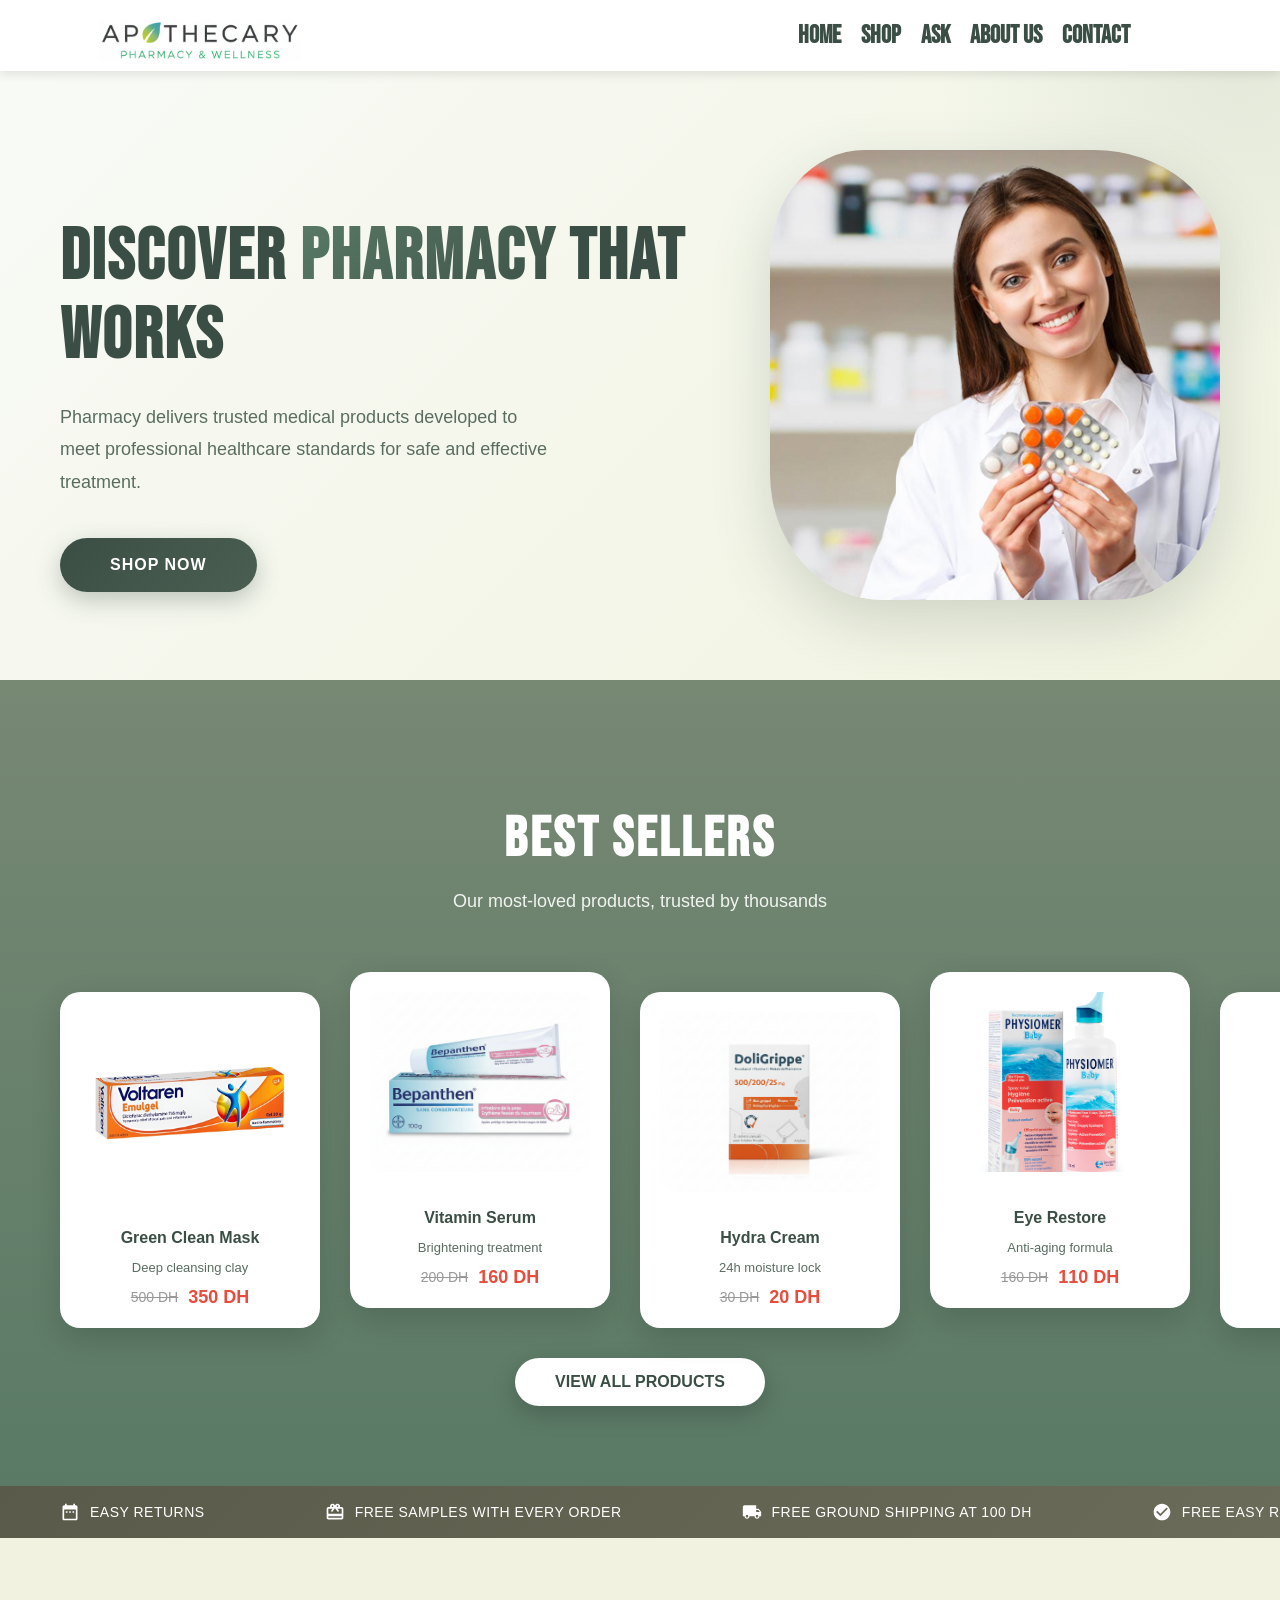
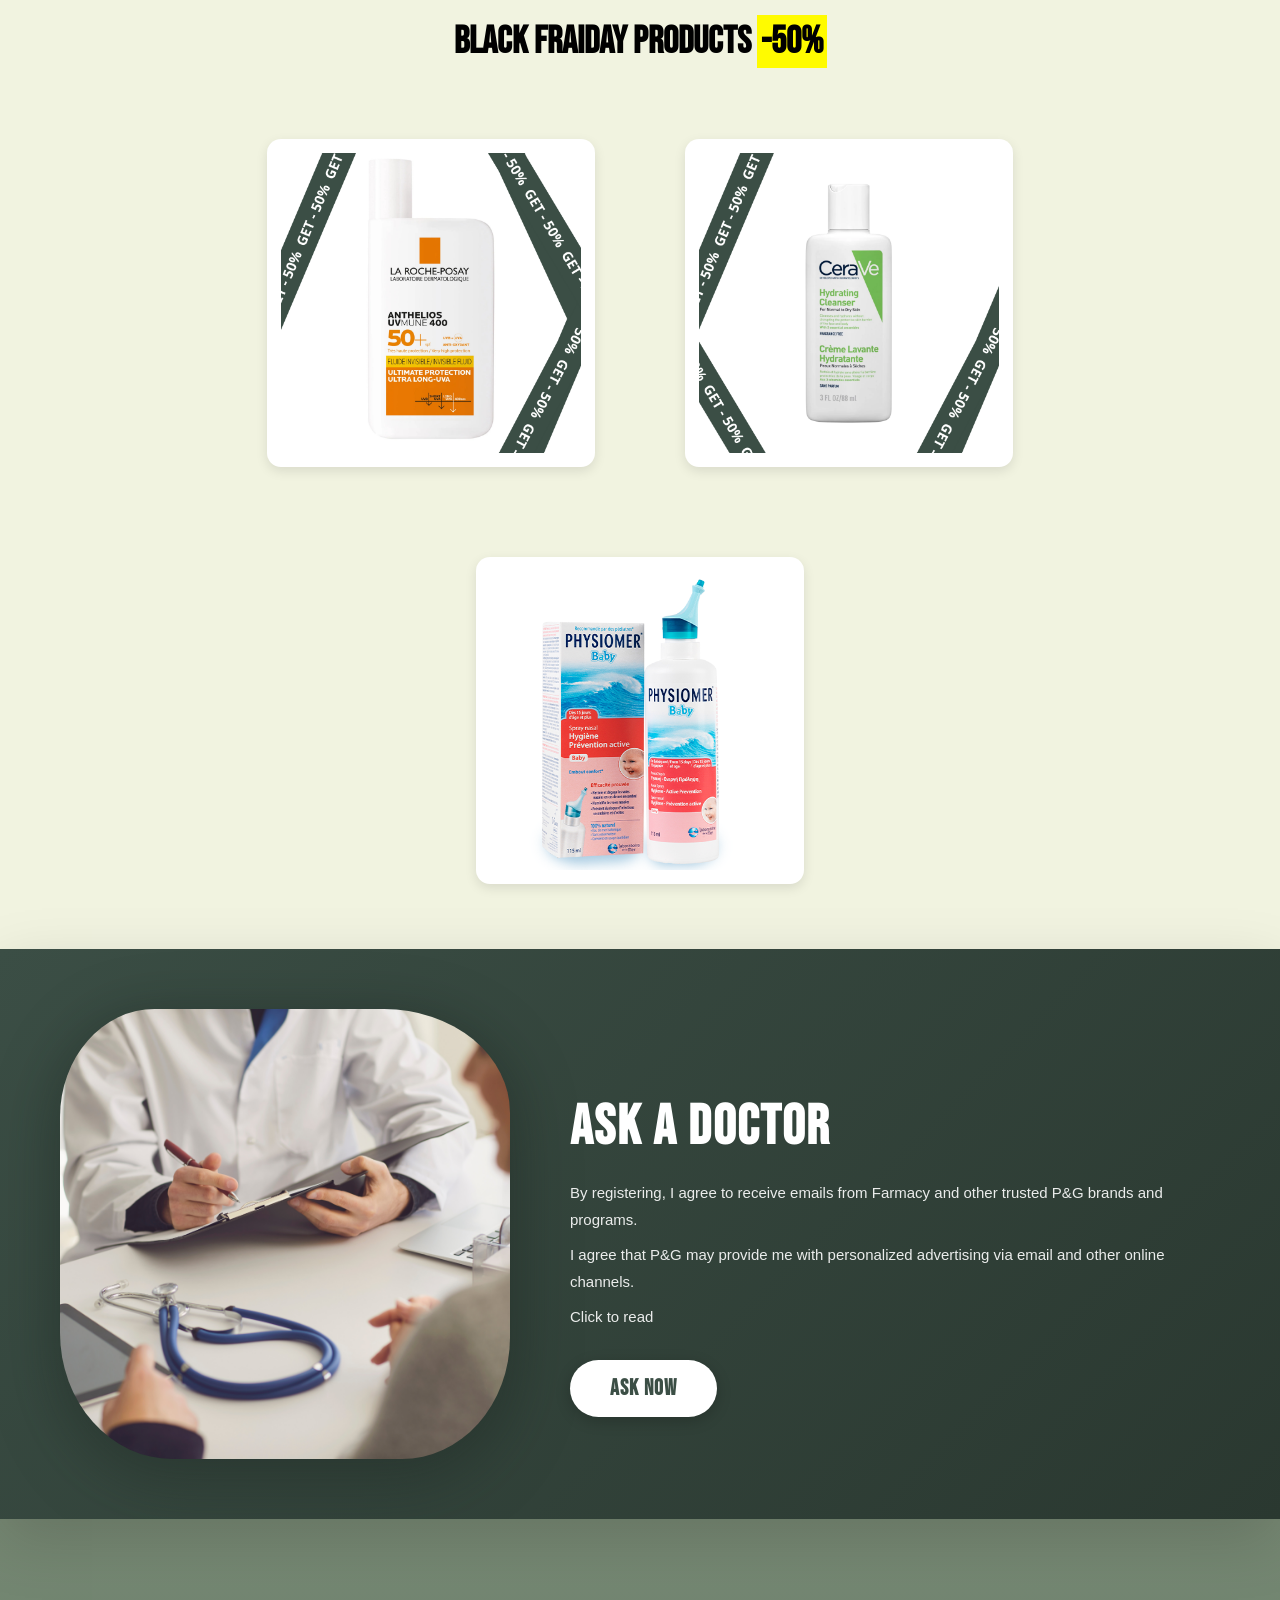
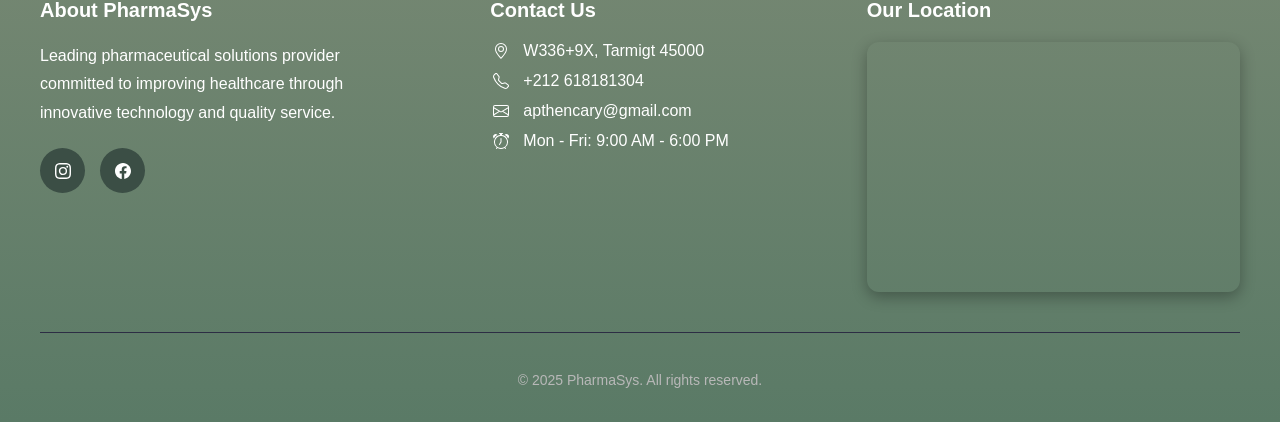
<file: pharmacy/index.html>
<html lang="en">
<head>
    <meta charset="UTF-8">
    <meta name="viewport" content="width=device-width, initial-scale=1.0">
    <link rel="stylesheet" href="style.css">
    <link rel="icon" type="image/x-icon" href="licensed-image.jpg">
    <link rel="preconnect" href="https://fonts.googleapis.com">
    <link rel="preconnect" href="https://fonts.gstatic.com" crossorigin>
    <link href="https://fonts.googleapis.com/css2?family=Bebas+Neue&family=Roboto+Condensed:ital,wght@0,100..900;1,100..900&display=swap" rel="stylesheet">
    <title>PharmaSys</title>
</head>
<body>

<header class="header">
    <div class="header-content">
        <img src="logo.png" alt="amjad.logo">
        <input type="checkbox" id="menu-toggle" class="menu-toggle-input">
        <label for="menu-toggle" class="menu-toggle-label">
            <span></span>
            <span></span>
            <span></span>
        </label>
        <nav class="nav-menu">
            <ul>
                <li><a  href="#home">Home</a></li>
                <li><a href="index-1-prod.html">Shop</a></li>
                <li><a href="ask.html">Ask</a></li>
                <li><a href="#about">About us</a></li>
                <li><a href="#contact">Contact</a></li>
            </ul>
        </nav>
    </div>
</header>

<section id="home" class="hero-sec">
        <div class="hero">
            <div class="hero-content">
                <h1>Discover <span>pharmacy </span> That Works</h1>
                <p>Pharmacy delivers trusted medical products developed to meet professional healthcare standards for safe and effective treatment.</p>
                <a href="index-1-prod.html" class="c-button">SHOP NOW</a>
            </div>
            <img src="pharmacy.jpg" class="circle-image">
        </div>
    </section>

<!----------------------------- products ---------------------------------------------------------->
 <section class="card-section">
        <div class="section-title">
            <h2>BEST SELLERS</h2>
            <p>Our most-loved products, trusted by thousands</p>
        </div>
        <div class="slider">
            <div class="slide-track">
                <div class="card">
                    <img src="pomad.jpg" alt="Product">
                    <h4>Green Clean Mask</h4>
                    <p>Deep cleansing clay</p>
                    <div class="price-container">
                        <span class="old-price">500 DH</span>
                        <span class="new-price">350 DH</span>
                    </div>
                </div>
                <div class="card">
                    <img src="baby-1.png" alt="Product">
                    <h4>Vitamin Serum</h4>
                    <p>Brightening treatment</p>
                    <div class="price-container">
                        <span class="old-price">200 DH</span>
                        <span class="new-price">160 DH</span>
                    </div>
                </div>
                <div class="card">
                    <img src="doly.png" alt="Product">
                    <h4>Hydra Cream</h4>
                    <p>24h moisture lock</p>
                    <div class="price-container">
                        <span class="old-price">30 DH</span>
                        <span class="new-price">20 DH</span>
                    </div>
                </div>
                <div class="card">
                    <img src="babyspray-FR.png" alt="Product">
                    <h4>Eye Restore</h4>
                    <p>Anti-aging formula</p>
                    <div class="price-container">
                        <span class="old-price">160 DH</span>
                        <span class="new-price">110 DH</span>
                    </div>
                </div>
                <div class="card">
                    <img src="kk.webp" alt="Product">
                    <h4>Night Repair</h4>
                    <p>Overnight recovery</p>
                    <div class="price-container">
                        <span class="old-price">150 DH</span>
                        <span class="new-price">100 DH</span>
                    </div>
                </div>
            </div>
        </div>
        <a href="index-1-prod.html" class="card-btn">VIEW ALL PRODUCTS</a>
    </section>


    <!----------------------------------- moving slide ----------------------------------->

<div class="promo-bar">
        <div class="promo-track">
            <div class="promo-item">
                <svg class="icon" viewBox="0 0 24 24">
                    <path d="M9 11H7v2h2v-2zm4 0h-2v2h2v-2zm4 0h-2v2h2v-2zm2-7h-1V2h-2v2H8V2H6v2H5c-1.11 0-1.99.9-1.99 2L3 20c0 1.1.89 2 2 2h14c1.1 0 2-.9 2-2V6c0-1.1-.9-2-2-2zm0 16H5V9h14v11z"/>
                </svg>
                EASY RETURNS
            </div>
            <div class="promo-item">
                <svg class="icon" viewBox="0 0 24 24">
                    <path d="M20 6h-2.18c.11-.31.18-.65.18-1 0-1.66-1.34-3-3-3-1.05 0-1.96.54-2.5 1.35l-.5.67-.5-.68C10.96 2.54 10.05 2 9 2 7.34 2 6 3.34 6 5c0 .35.07.69.18 1H4c-1.11 0-1.99.89-1.99 2L2 19c0 1.11.89 2 2 2h16c1.11 0 2-.89 2-2V8c0-1.11-.89-2-2-2zm-5-2c.55 0 1 .45 1 1s-.45 1-1 1-1-.45-1-1 .45-1 1-1zM9 4c.55 0 1 .45 1 1s-.45 1-1 1-1-.45-1-1 .45-1 1-1zm11 15H4v-2h16v2zm0-5H4V8h5.08L7 10.83 8.62 12 11 8.76l1-1.36 1 1.36L15.38 12 17 10.83 14.92 8H20v6z"/>
                </svg>
                FREE SAMPLES WITH EVERY ORDER
            </div>
            <div class="promo-item">
                <svg class="icon" viewBox="0 0 24 24">
                    <path d="M20 8h-3V4H3c-1.1 0-2 .9-2 2v11h2c0 1.66 1.34 3 3 3s3-1.34 3-3h6c0 1.66 1.34 3 3 3s3-1.34 3-3h2v-5l-3-4zM6 18.5c-.83 0-1.5-.67-1.5-1.5s.67-1.5 1.5-1.5 1.5.67 1.5 1.5-.67 1.5-1.5 1.5zm13.5-9l1.96 2.5H17V9.5h2.5zm-1.5 9c-.83 0-1.5-.67-1.5-1.5s.67-1.5 1.5-1.5 1.5.67 1.5 1.5-.67 1.5-1.5 1.5z"/>
                </svg>
                FREE GROUND SHIPPING AT 100 DH
            </div>
            <div class="promo-item">
                <svg class="icon" viewBox="0 0 24 24">
                    <path d="M12 2C6.48 2 2 6.48 2 12s4.48 10 10 10 10-4.48 10-10S17.52 2 12 2zm-2 15l-5-5 1.41-1.41L10 14.17l7.59-7.59L19 8l-9 9z"/>
                </svg>
                FREE EASY RETURNS
            </div>
            <div class="promo-item">
                <svg class="icon" viewBox="0 0 24 24">
                    <path d="M20 6h-2.18c.11-.31.18-.65.18-1 0-1.66-1.34-3-3-3-1.05 0-1.96.54-2.5 1.35l-.5.67-.5-.68C10.96 2.54 10.05 2 9 2 7.34 2 6 3.34 6 5c0 .35.07.69.18 1H4c-1.11 0-1.99.89-1.99 2L2 19c0 1.11.89 2 2 2h16c1.11 0 2-.89 2-2V8c0-1.11-.89-2-2-2zm-5-2c.55 0 1 .45 1 1s-.45 1-1 1-1-.45-1-1 .45-1 1-1zM9 4c.55 0 1 .45 1 1s-.45 1-1 1-1-.45-1-1 .45-1 1-1zm11 15H4v-2h16v2zm0-5H4V8h5.08L7 10.83 8.62 12 11 8.76l1-1.36 1 1.36L15.38 12 17 10.83 14.92 8H20v6z"/>
                </svg>
                FREE SAMPLES WITH EVERY ORDER
            </div>
            
            <div class="promo-item">
                <svg class="icon" viewBox="0 0 24 24">
                    <path d="M9 11H7v2h2v-2zm4 0h-2v2h2v-2zm4 0h-2v2h2v-2zm2-7h-1V2h-2v2H8V2H6v2H5c-1.11 0-1.99.9-1.99 2L3 20c0 1.1.89 2 2 2h14c1.1 0 2-.9 2-2V6c0-1.1-.9-2-2-2zm0 16H5V9h14v11z"/>
                </svg>
                EASY RETURNS
            </div>
            <div class="promo-item">
                <svg class="icon" viewBox="0 0 24 24">
                    <path d="M20 6h-2.18c.11-.31.18-.65.18-1 0-1.66-1.34-3-3-3-1.05 0-1.96.54-2.5 1.35l-.5.67-.5-.68C10.96 2.54 10.05 2 9 2 7.34 2 6 3.34 6 5c0 .35.07.69.18 1H4c-1.11 0-1.99.89-1.99 2L2 19c0 1.11.89 2 2 2h16c1.11 0 2-.89 2-2V8c0-1.11-.89-2-2-2zm-5-2c.55 0 1 .45 1 1s-.45 1-1 1-1-.45-1-1 .45-1 1-1zM9 4c.55 0 1 .45 1 1s-.45 1-1 1-1-.45-1-1 .45-1 1-1zm11 15H4v-2h16v2zm0-5H4V8h5.08L7 10.83 8.62 12 11 8.76l1-1.36 1 1.36L15.38 12 17 10.83 14.92 8H20v6z"/>
                </svg>
                FREE SAMPLES WITH EVERY ORDER
            </div>
            <div class="promo-item">
                <svg class="icon" viewBox="0 0 24 24">
                    <path d="M20 8h-3V4H3c-1.1 0-2 .9-2 2v11h2c0 1.66 1.34 3 3 3s3-1.34 3-3h6c0 1.66 1.34 3 3 3s3-1.34 3-3h2v-5l-3-4zM6 18.5c-.83 0-1.5-.67-1.5-1.5s.67-1.5 1.5-1.5 1.5.67 1.5 1.5-.67 1.5-1.5 1.5zm13.5-9l1.96 2.5H17V9.5h2.5zm-1.5 9c-.83 0-1.5-.67-1.5-1.5s.67-1.5 1.5-1.5 1.5.67 1.5 1.5-.67 1.5-1.5 1.5z"/>
                </svg>
                FREE GROUND SHIPPING AT $50
            </div>
            <div class="promo-item">
                <svg class="icon" viewBox="0 0 24 24">
                    <path d="M12 2C6.48 2 2 6.48 2 12s4.48 10 10 10 10-4.48 10-10S17.52 2 12 2zm-2 15l-5-5 1.41-1.41L10 14.17l7.59-7.59L19 8l-9 9z"/>
                </svg>
                FREE EASY RETURNS
            </div>
            <div class="promo-item">
                <svg class="icon" viewBox="0 0 24 24">
                    <path d="M20 6h-2.18c.11-.31.18-.65.18-1 0-1.66-1.34-3-3-3-1.05 0-1.96.54-2.5 1.35l-.5.67-.5-.68C10.96 2.54 10.05 2 9 2 7.34 2 6 3.34 6 5c0 .35.07.69.18 1H4c-1.11 0-1.99.89-1.99 2L2 19c0 1.11.89 2 2 2h16c1.11 0 2-.89 2-2V8c0-1.11-.89-2-2-2zm-5-2c.55 0 1 .45 1 1s-.45 1-1 1-1-.45-1-1 .45-1 1-1zM9 4c.55 0 1 .45 1 1s-.45 1-1 1-1-.45-1-1 .45-1 1-1zm11 15H4v-2h16v2zm0-5H4V8h5.08L7 10.83 8.62 12 11 8.76l1-1.36 1 1.36L15.38 12 17 10.83 14.92 8H20v6z"/>
                </svg>
                FREE SAMPLES WITH EVERY ORDER
            </div>
        </div>
    </div>


<!-----------------------------black friday products -------------------------------------------------------------------------->


<section class="black-sec">
   
    <h1>black fraiday products <span>-50%</span> </h1>
    <div class="black-img">
    <a href="#"><img src="PROD-1.png" alt=""></a>
    <a href="#"><img src="PROD-2.png" alt=""></a>
    <a href="#"><img src="babyspray-FR.png" alt=""></a>
    </div>
</section>

<!-----------------------------ask a doct -------------------------------------------------------------------------->

<section class="sec-doc">
    <div class="dd">
    <img src="dockk.png" alt="">
    </div>
    <div class="dd-text">
    <h1>Ask A Doctor </h1>
    <p>By registering, I agree to receive emails from Farmacy and other trusted P&G brands and programs. <br>  I agree that P&G may provide me with personalized advertising via email and other online channels. <br> Click to read </p>
    <a href="index-ask-doc.html" class="dd-btn">Ask Now</a>
    </div>
</section>

  <section class="footer-sec">
        <footer class="footer">
            <div class="footer-content">
                <div class="footer-column">
                    <h3 id="about">About PharmaSys</h3>
                    <p>Leading pharmaceutical solutions provider committed to improving healthcare through innovative technology and quality service.</p>
                    <div class="social-links">
                        <a href="https://www.instagram.com" target="_blank" rel="noopener noreferrer" class="instagram" aria-label="Instagram">
                            <i class="fab fa-instagram"><svg xmlns="http://www.w3.org/2000/svg" width="16" height="16" fill="currentColor" class="bi bi-instagram" viewBox="0 0 16 16">
                            <path d="M8 0C5.829 0 5.556.01 4.703.048 3.85.088 3.269.222 2.76.42a3.9 3.9 0 0 0-1.417.923A3.9 3.9 0 0 0 .42 2.76C.222 3.268.087 3.85.048 4.7.01 5.555 0 5.827 0 8.001c0 2.172.01 2.444.048 3.297.04.852.174 1.433.372 1.942.205.526.478.972.923 1.417.444.445.89.719 1.416.923.51.198 1.09.333 1.942.372C5.555 15.99 5.827 16 8 16s2.444-.01 3.298-.048c.851-.04 1.434-.174 1.943-.372a3.9 3.9 0 0 0 1.416-.923c.445-.445.718-.891.923-1.417.197-.509.332-1.09.372-1.942C15.99 10.445 16 10.173 16 8s-.01-2.445-.048-3.299c-.04-.851-.175-1.433-.372-1.941a3.9 3.9 0 0 0-.923-1.417A3.9 3.9 0 0 0 13.24.42c-.51-.198-1.092-.333-1.943-.372C10.443.01 10.172 0 7.998 0zm-.717 1.442h.718c2.136 0 2.389.007 3.232.046.78.035 1.204.166 1.486.275.373.145.64.319.92.599s.453.546.598.92c.11.281.24.705.275 1.485.039.843.047 1.096.047 3.231s-.008 2.389-.047 3.232c-.035.78-.166 1.203-.275 1.485a2.5 2.5 0 0 1-.599.919c-.28.28-.546.453-.92.598-.28.11-.704.24-1.485.276-.843.038-1.096.047-3.232.047s-2.39-.009-3.233-.047c-.78-.036-1.203-.166-1.485-.276a2.5 2.5 0 0 1-.92-.598 2.5 2.5 0 0 1-.6-.92c-.109-.281-.24-.705-.275-1.485-.038-.843-.046-1.096-.046-3.233s.008-2.388.046-3.231c.036-.78.166-1.204.276-1.486.145-.373.319-.64.599-.92s.546-.453.92-.598c.282-.11.705-.24 1.485-.276.738-.034 1.024-.044 2.515-.045zm4.988 1.328a.96.96 0 1 0 0 1.92.96.96 0 0 0 0-1.92m-4.27 1.122a4.109 4.109 0 1 0 0 8.217 4.109 4.109 0 0 0 0-8.217m0 1.441a2.667 2.667 0 1 1 0 5.334 2.667 2.667 0 0 1 0-5.334"/>
                            </svg></i>
                        </a>
                        <a href="https://www.facebook.com" target="_blank" rel="noopener noreferrer" class="facebook" aria-label="Facebook">
                            <i class="fab fa-facebook-f"><svg xmlns="http://www.w3.org/2000/svg" width="16" height="16" fill="currentColor" class="bi bi-facebook" viewBox="0 0 16 16">
                                <path d="M16 8.049c0-4.446-3.582-8.05-8-8.05C3.58 0-.002 3.603-.002 8.05c0 4.017 2.926 7.347 6.75 7.951v-5.625h-2.03V8.05H6.75V6.275c0-2.017 1.195-3.131 3.022-3.131.876 0 1.791.157 1.791.157v1.98h-1.009c-.993 0-1.303.621-1.303 1.258v1.51h2.218l-.354 2.326H9.25V16c3.824-.604 6.75-3.934 6.75-7.951"/>
                                </svg></i>
                        </a>
                    </div>
                </div>

                <div class="footer-column">
                    <h3 id="contact">Contact Us</h3>
                    <ul class="contact-info">
                        <li>
                            <i class="fas"><svg xmlns="http://www.w3.org/2000/svg" width="16" height="16" fill="currentColor" class="bi bi-geo-alt" viewBox="0 0 16 16">
  <path d="M12.166 8.94c-.524 1.062-1.234 2.12-1.96 3.07A32 32 0 0 1 8 14.58a32 32 0 0 1-2.206-2.57c-.726-.95-1.436-2.008-1.96-3.07C3.304 7.867 3 6.862 3 6a5 5 0 0 1 10 0c0 .862-.305 1.867-.834 2.94M8 16s6-5.686 6-10A6 6 0 0 0 2 6c0 4.314 6 10 6 10"/>
  <path d="M8 8a2 2 0 1 1 0-4 2 2 0 0 1 0 4m0 1a3 3 0 1 0 0-6 3 3 0 0 0 0 6"/>
</svg></i>
                            <span>W336+9X, Tarmigt 45000</span>
                        </li>
                        <li>
                            <i class="fas"><svg xmlns="http://www.w3.org/2000/svg" width="16" height="16" fill="currentColor" class="bi bi-telephone" viewBox="0 0 16 16">
  <path d="M3.654 1.328a.678.678 0 0 0-1.015-.063L1.605 2.3c-.483.484-.661 1.169-.45 1.77a17.6 17.6 0 0 0 4.168 6.608 17.6 17.6 0 0 0 6.608 4.168c.601.211 1.286.033 1.77-.45l1.034-1.034a.678.678 0 0 0-.063-1.015l-2.307-1.794a.68.68 0 0 0-.58-.122l-2.19.547a1.75 1.75 0 0 1-1.657-.459L5.482 8.062a1.75 1.75 0 0 1-.46-1.657l.548-2.19a.68.68 0 0 0-.122-.58zM1.884.511a1.745 1.745 0 0 1 2.612.163L6.29 2.98c.329.423.445.974.315 1.494l-.547 2.19a.68.68 0 0 0 .178.643l2.457 2.457a.68.68 0 0 0 .644.178l2.189-.547a1.75 1.75 0 0 1 1.494.315l2.306 1.794c.829.645.905 1.87.163 2.611l-1.034 1.034c-.74.74-1.846 1.065-2.877.702a18.6 18.6 0 0 1-7.01-4.42 18.6 18.6 0 0 1-4.42-7.009c-.362-1.03-.037-2.137.703-2.877z"/>
</svg></i>
                            <span>+212 618181304</span>
                        </li>
                        <li>
                            <i class="fas"> <svg xmlns="http://www.w3.org/2000/svg" width="16" height="16" fill="currentColor" class="bi bi-envelope" viewBox="0 0 16 16">
  <path d="M0 4a2 2 0 0 1 2-2h12a2 2 0 0 1 2 2v8a2 2 0 0 1-2 2H2a2 2 0 0 1-2-2zm2-1a1 1 0 0 0-1 1v.217l7 4.2 7-4.2V4a1 1 0 0 0-1-1zm13 2.383-4.708 2.825L15 11.105zm-.034 6.876-5.64-3.471L8 9.583l-1.326-.795-5.64 3.47A1 1 0 0 0 2 13h12a1 1 0 0 0 .966-.741M1 11.105l4.708-2.897L1 5.383z"/>
</svg> </i> 
                            <span>apthencary@gmail.com</span>
                        </li>
                        <li>
                            <i class="fas"><svg xmlns="http://www.w3.org/2000/svg" width="16" height="16" fill="currentColor" class="bi bi-alarm" viewBox="0 0 16 16">
  <path d="M8.5 5.5a.5.5 0 0 0-1 0v3.362l-1.429 2.38a.5.5 0 1 0 .858.515l1.5-2.5A.5.5 0 0 0 8.5 9z"/>
  <path d="M6.5 0a.5.5 0 0 0 0 1H7v1.07a7.001 7.001 0 0 0-3.273 12.474l-.602.602a.5.5 0 0 0 .707.708l.746-.746A6.97 6.97 0 0 0 8 16a6.97 6.97 0 0 0 3.422-.892l.746.746a.5.5 0 0 0 .707-.708l-.601-.602A7.001 7.001 0 0 0 9 2.07V1h.5a.5.5 0 0 0 0-1zm1.038 3.018a6 6 0 0 1 .924 0 6 6 0 1 1-.924 0M0 3.5c0 .753.333 1.429.86 1.887A8.04 8.04 0 0 1 4.387 1.86 2.5 2.5 0 0 0 0 3.5M13.5 1c-.753 0-1.429.333-1.887.86a8.04 8.04 0 0 1 3.527 3.527A2.5 2.5 0 0 0 13.5 1"/>
</svg></i>
                            <span>Mon - Fri: 9:00 AM - 6:00 PM</span>
                        </li>
                    </ul>
                </div>

                <div class="footer-column">
                    <h3>Our Location</h3>
                    <div class="map-container">
                        <iframe 
                            src="https://www.google.com/maps/embed?pb=!1m18!1m12!1m3!1d1934.8644922505573!2d-6.938949646265006!3d30.90261176845413!2m3!1f0!2f0!3f0!3m2!1i1024!2i768!4f13.1!3m3!1m2!1s0xdbb1b0007590afb%3A0xaa069e89c1180649!2sESTo!5e1!3m2!1sen!2sma!4v1764798933320!5m2!1sen!2sma" 
                            allowfullscreen="" 
                            loading="lazy" 
                            referrerpolicy="no-referrer-when-downgrade"
                            title="PharmaSys Location">
                        </iframe>
                    </div>
                </div>
            </div>

            <div class="footer-bottom">
                <p>&copy; 2025 PharmaSys. All rights reserved.</p>
            </div>
        </footer>
    </section>



</body>
</html>
</file>
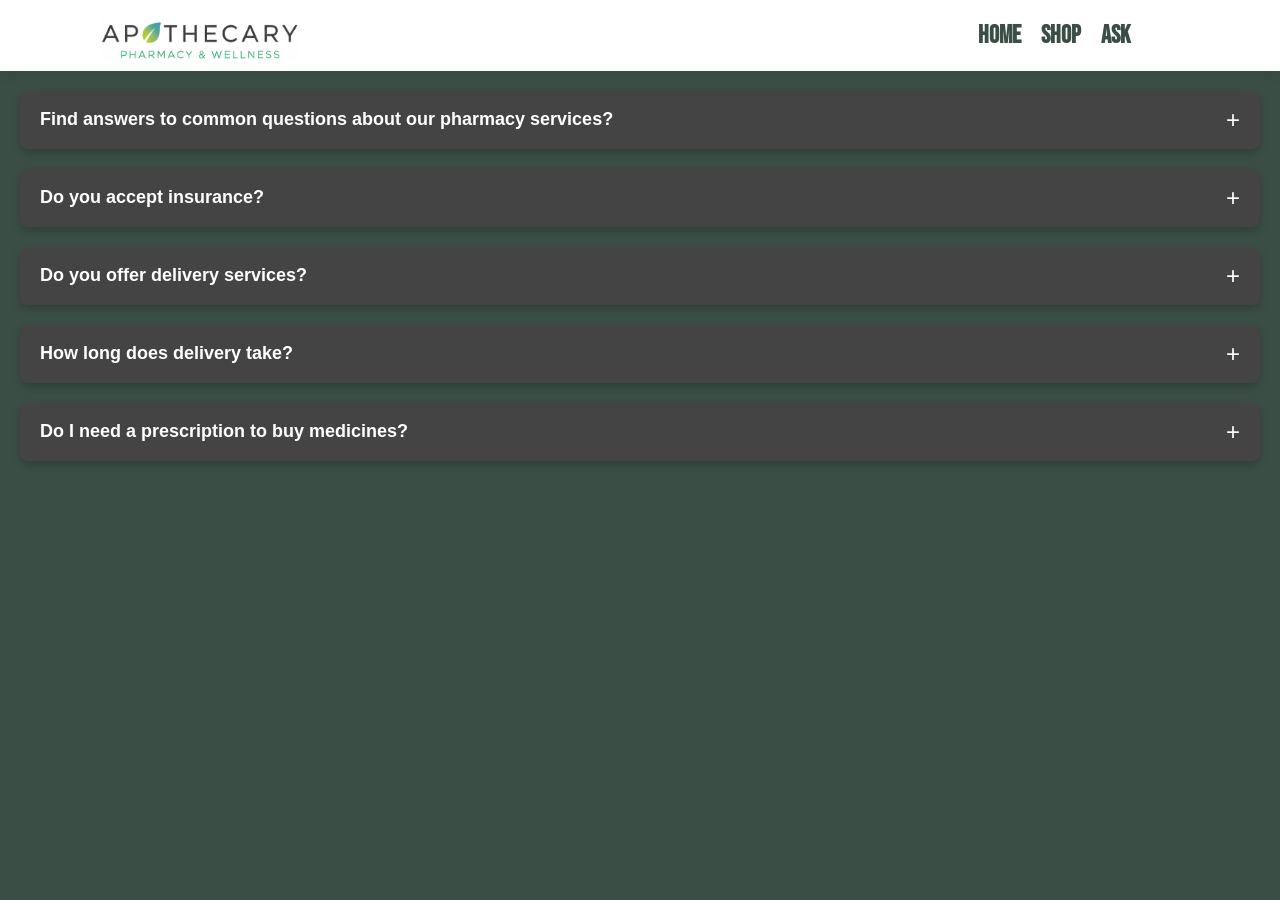
<file: pharmacy/ask.html>
<!DOCTYPE html>
<html lang="en">
<head>
    <meta charset="UTF-8">
    <meta name="viewport" content="width=device-width, initial-scale=1.0">
    <link href="https://fonts.googleapis.com/css2?family=Bebas+Neue&family=Roboto+Condensed:ital,wght@0,100..900;1,100..900&display=swap" rel="stylesheet">

    <title>Pharmacy FAQ</title>
    <style>
/*-------------------------------------------head---------------------------------------*/

body {
    font-family: 'Inter', -apple-system, BlinkMacSystemFont, 'Segoe UI', sans-serif;
    height: 100%;
    margin: 0;          
    padding: 0;
    scroll-behavior: smooth;
    background-color: #3b4e45;
    background-color: #3b4e45;
    color: #fff;
}

    .header {
    background-color: rgb(255, 255, 255);
    padding: 10px 0 ;      
    width: 100%;     
    z-index: 1000;  
    box-shadow: 0px 3px 10px rgba(0, 0, 0, 0.1);
    margin-bottom: 20px;
}

.header-content {
    display: flex;
    align-items: center;
    justify-content: space-between;
    font-family: "Bebas Neue", sans-serif;
    padding: 0 20px;
    position: relative;
}

.header-content img {
    margin-top: 10px;
    width: 200px; 
    height: auto;
    margin-left: 80px;
    z-index: 1002;
    position: relative;
}


.menu-toggle-input {
    display: none;
}

.menu-toggle-label {
    display: none;
    flex-direction: column;
    cursor: pointer;
    padding: 10px;
    z-index: 1003;
    position: relative;
}

.menu-toggle-label span {
    width: 28px;
    height: 3px;
    background-color: #3b4e45;
    margin: 4px 0;
    transition: all 0.3s ease;
    display: block;
}

.nav-menu ul {
    font-size: 25px;
    list-style: none;
    display: flex;
    gap: 20px;
    padding: 0;
    margin: 0;
    margin-right: 130px;
}

.nav-menu ul li a {
    text-decoration: none;
    color: #3b4e45;
    font-weight: bold;
    transition: color 0.3s;
}

.nav-menu ul li a:hover {
    color: #5a7a68;
}


@media (max-width: 768px) {
    .header-content {
        padding: 0 15px;
    }
    
    .header-content img {
        width: 120px;
        margin-left: 0;
    }
    
    
    .menu-toggle-label {
        display: flex;
    }
    
   
    .nav-menu {
        position: absolute;
        top: 0;
        right: -100%;
        width: 70%;
        height: 100vh;
        background-color: white;
        transition: right 0.4s ease;
        box-shadow: -2px 0 10px rgba(0, 0, 0, 0.1);
        z-index: 1002;
        overflow-y: auto;
        display: none;
    }
    
    
    .menu-toggle-input:checked ~ .nav-menu {
        right: 0;
        display:grid;
    }
    
    
    .menu-toggle-input:checked + .menu-toggle-label span:nth-child(1) {
        transform: rotate(45deg) translate(9px, 9px);
    }
    
    .menu-toggle-input:checked + .menu-toggle-label span:nth-child(2) {
        opacity: 0;
    }
    
    .menu-toggle-input:checked + .menu-toggle-label span:nth-child(3) {
        transform: rotate(-45deg) translate(9px, -9px);
    }
    
    .nav-menu ul {
        flex-direction: column;
        margin: 80px 0 0 0;
        gap: 0;
        width: 100%;
    }
    
    .nav-menu ul li {
        width: 100%;
        text-align: left;
        border-bottom: 1px solid #f0f0f0;
    }
    
    .nav-menu ul li a {
        display: block;
        padding: 20px 30px;
        font-size: 22px;
    }
}

/*-------------------------------------------ask---------------------------------------*/


.ask-item {
    background-color: #444;
    border-radius: 8px;
    margin-bottom: 15px;
    overflow: hidden;
    margin: 0 20px 20px 20px;
    box-shadow: 0 4px 8px rgba(0, 0, 0, 0.2);
}

.ask-question {
    display: flex;
    justify-content: space-between;
    align-items: center;
    padding: 15px 20px;
    cursor: pointer;
}

.ask-question h3 {
    margin: 0;
    font-size: 18px;
}

.p-icon {
    font-size: 24px;
    transition: transform 0.3s ease;
}

.ask-answer {
    max-height: 0;
    overflow: hidden;
    transition: max-height 0.3s ease;
    background-color: #555;
}

.ask-answer-content {
    padding: 15px 20px;
    font-size: 16px;
    line-height: 1.5;
}

details[open] .ask-answer {
    max-height: 500px; /* Adjust as needed */
}

details[open] .p-icon {
    transform: rotate(45deg);
}

summary {
    list-style: none;
}

</style>
</head>
<body>

<header class="header">
    <div class="header-content">
        <img src="logo.png" alt="amjad.logo">
        <input type="checkbox" id="menu-toggle" class="menu-toggle-input">
        <label for="menu-toggle" class="menu-toggle-label">
            <span></span>
            <span></span>
            <span></span>
        </label>
        <nav class="nav-menu">
            <ul>
                <li><a  href="index.html">Home</a></li>
                <li><a href="index-1-prod.html">Shop</a></li>
                <li><a href="ask.html">Ask</a></li>
            </ul>
        </nav>
    </div>
</header>

<details>
<summary> 
    <div class="ask-item">
        <div class="ask-question">
            <h3>Find answers to common questions about our pharmacy services?</h3>
            <div class="p-icon">+</div>
        </div>
        <div class="ask-answer">
            <div class="ask-answer-content">
                        We're open Monday through Friday from 9:00 AM to 7:00 PM, Saturday from 9:00 AM to 5:00 PM, and Sunday from 10:00 AM to 4:00 PM. Holiday hours may vary.
            </div>
        </div>
    </div>
</summary>
</details>

<details>
<summary> 
    <div class="ask-item">
        <div class="ask-question">
            <h3>Do you accept insurance?</h3>
            <div class="p-icon">+</div>
        </div>
        <div class="ask-answer">
            <div class="ask-answer-content">
                        Yes, we accept most major insurance plans. Please bring your insurance card with you, and our team will verify your coverage and process your prescription accordingly.
            </div>
        </div>
    </div>
</summary>
</details>

<details>
<summary> 
    <div class="ask-item">
        <div class="ask-question">
            <h3>Do you offer delivery services?</h3>
            <div class="p-icon">+</div>
        </div>
        <div class="ask-answer">
            <div class="ask-answer-content">
            Yes, we offer free local delivery for prescriptions within a 5-mile radius. Same-day delivery is available for orders placed before 2:00 PM. Contact us to schedule your delivery.
            </div>
        </div>
    </div>
</summary>
</details>


<details>
<summary> 
    <div class="ask-item">
        <div class="ask-question">
            <h3>How long does delivery take?</h3>
            <div class="p-icon">+</div>
        </div>
        <div class="ask-answer">
            <div class="ask-answer-content">
            Delivery usually takes 24–72 hours depending on your location.
            </div>
        </div>
    </div>
</summary>
</details>

<details>
<summary> 
    <div class="ask-item">
        <div class="ask-question">
            <h3>Do I need a prescription to buy medicines?</h3>
            <div class="p-icon">+</div>
        </div>
        <div class="ask-answer">
            <div class="ask-answer-content">
            Some medicines require a valid prescription, while others are available over the counter. Always check the product description.           
            </div>
        </div>
    </div>
</summary>
</details>
</body>
</html>
</file>
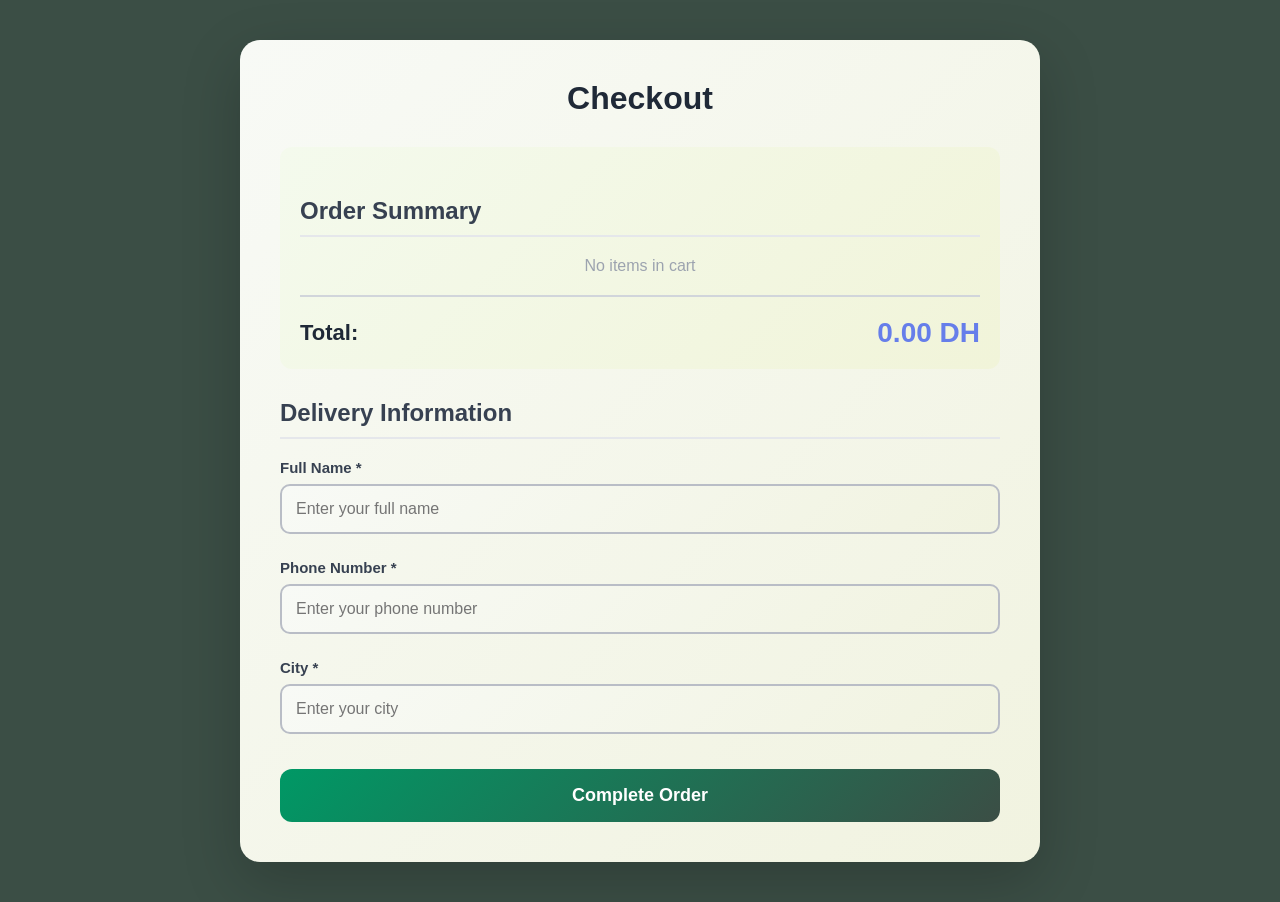
<file: pharmacy/checkout.html>
<!DOCTYPE html>
<html lang="en">
<head>
  <meta charset="UTF-8">
  <meta name="viewport" content="width=device-width, initial-scale=1.0">
  <title>Pharmacy.Checkout</title>
  <link rel="icon" type="image/x-icon" href="licensed-image.jpg">
  <style>
    * {
      margin: 0;
      padding: 0;
      box-sizing: border-box;
    }

    body {
      font-family: 'Segoe UI', Tahoma, Geneva, Verdana, sans-serif;
      background:  #3b4e45;
      padding: 40px 20px;
      min-height: 100vh;
    }

    .checkout-container {
      max-width: 800px;
      margin: 0 auto;
      background: linear-gradient(135deg, #f8faf6 0%, #F1F3E0 100%);
      border-radius: 20px;
      padding: 40px;
      box-shadow: 0 20px 60px rgba(0, 0, 0, 0.2);
    }

    h1 {
      font-size: 32px;
      color: #1f2937;
      margin-bottom: 30px;
      text-align: center;
    }

    h2 {
      font-size: 24px;
      color: #374151;
      margin-top: 30px;
      margin-bottom: 20px;
      padding-bottom: 10px;
      border-bottom: 2px solid #e5e7eb;
    }

    .order-summary {
      background: linear-gradient(135deg, #f4faed 0%, #f1f4d9 100%);
      border-radius: 12px;
      padding: 20px;
      margin-bottom: 30px;
    }

    .order-item {
      display: flex;
      justify-content: space-between;
      padding: 12px 0;
      border-bottom: 1px solid #e5e7eb;
    }

    .order-item:last-child {
      border-bottom: none;
    }

    .item-details {
      flex: 1;
    }

    .item-name {
      font-weight: 600;
      color: #1f2937;
      font-size: 16px;
    }

    .item-quantity {
      color: #6b7280;
      font-size: 14px;
      margin-top: 4px;
    }

    .item-price {
      font-weight: 600;
      color: #4764e7;
      font-size: 16px;
    }

    .total-section {
      margin-top: 20px;
      padding-top: 20px;
      border-top: 2px solid #d1d5db;
      display: flex;
      justify-content: space-between;
      align-items: center;
    }

    .total-label {
      font-size: 22px;
      font-weight: 700;
      color: #1f2937;
    }

    .total-amount {
      font-size: 28px;
      font-weight: 700;
      color: #667eea;
    }

    .form-group {
      margin-bottom: 25px;
    }

    label {
      display: block;
      font-weight: 600;
      color: #374151;
      margin-bottom: 8px;
      font-size: 15px;
    }

    input {
      background: linear-gradient(135deg, #f8faf6 0%, #F1F3E0 100%);
      width: 100%;
      padding: 14px;
      border: 2px solid #b9bdc6;
      border-radius: 10px;
      font-size: 16px;
      transition: all 0.3s ease;
      font-family: inherit;
    }

    input:focus {
      outline: none;
      border-color: #667eea;
      box-shadow: 0 0 0 3px rgba(102, 126, 234, 0.1);
    }

    .done-btn {
      width: 100%;
      padding: 16px;
      background: linear-gradient(135deg, #009865 0%, #3b4e45 100%);
      color: white;
      border: none;
      border-radius: 12px;
      font-size: 18px;
      font-weight: 600;
      cursor: pointer;
      transition: all 0.3s ease;
      margin-top: 10px;
    }

    .done-btn:hover {
      transform: scale(1.02);
      box-shadow: 0 8px 25px rgba(16, 185, 129, 0.4);
    }

    .done-btn:active {
      transform: scale(0.98);
    }

    .done-btn:disabled {
      background: #9ca3af;
      cursor: not-allowed;
      transform: none;
    }

    .success-message {
      display: none;
      background: #d1fae5;
      border: 2px solid #10b981;
      border-radius: 12px;
      padding: 20px;
      margin-top: 20px;
      text-align: center;
    }

    .success-message.show {
      display: block;
      animation: slideIn 0.5s ease;
    }

    .success-message h3 {
      color: #065f46;
      font-size: 24px;
      margin-bottom: 10px;
    }

    .success-message p {
      color: #047857;
      font-size: 16px;
    }

    @keyframes slideIn {
      from {
        opacity: 0;
        transform: translateY(-20px);
      }
      to {
        opacity: 1;
        transform: translateY(0);
      }
    }

    .error-message {
      background: #fee2e2;
      border: 2px solid #ef4444;
      border-radius: 12px;
      padding: 15px;
      margin-top: 15px;
      color: #991b1b;
      display: none;
    }

    .error-message.show {
      display: block;
    }

    @media (max-width: 768px) {
      .checkout-container {
        padding: 25px;
      }

      h1 {
        font-size: 26px;
      }

      .total-amount {
        font-size: 24px;
      }
    }
  </style>
</head>
<body>
  <div class="checkout-container">
    <h1> Checkout</h1>

    <div class="order-summary">
      <h2>Order Summary</h2>
      <div id="orderItems"></div>
      <div class="total-section">
        <span class="total-label">Total:</span>
        <span class="total-amount" id="totalAmount">0.00 DH</span>
      </div>
    </div>

    <h2>Delivery Information</h2>
    <form id="checkoutForm">
      <div class="form-group">
        <label for="fullName">Full Name *</label>
        <input type="text" id="fullName" name="fullName" required placeholder="Enter your full name">
      </div>

      <div class="form-group">
        <label for="phone">Phone Number *</label>
        <input type="tel" id="phone" name="phone" required placeholder="Enter your phone number">
      </div>

      <div class="form-group">
        <label for="city">City *</label>
        <input type="text" id="city" name="city" required placeholder="Enter your city">
      </div>

      <button type="submit" class="done-btn" id="submitBtn">Complete Order</button>
    </form>

    <div class="error-message" id="errorMessage"></div>
    <div class="success-message" id="successMessage">
      <h3>✅ Order Confirmed!</h3>
      <p>Your order has been placed successfully. You will receive a confirmation email shortly.</p>
    </div>
  </div>
  
  <script>
    let cart = [];
    let total = 0;

    // katjib l cart mn local storage
    function loadCart() {
      const cartData = localStorage.getItem('checkoutCart');
      if (cartData) {
        cart = JSON.parse(cartData);
        displayOrder();
      } else {
        document.getElementById('orderItems').innerHTML = '<p style="text-align:center;color:#9ca3af;">No items in cart</p>';
      }
    }

    // change l affichage dyal order
    function displayOrder() {
      const orderItems = document.getElementById('orderItems');
      const totalAmount = document.getElementById('totalAmount');
      
      orderItems.innerHTML = '';
      total = 0;
      
      cart.forEach(item => {
        const itemTotal = item.price * item.quantity;
        total += itemTotal;
        
        const orderItem = document.createElement('div');
        orderItem.className = 'order-item';
        orderItem.innerHTML = `
          <div class="item-details">
            <div class="item-name">${item.name}</div>
            <div class="item-quantity">Quantity: ${item.quantity} × ${item.price.toFixed(2)} DH</div>
          </div>
          <div class="item-price">${itemTotal.toFixed(2)} DH</div>
        `;
        orderItems.appendChild(orderItem);
      });
      
      totalAmount.textContent = `${total.toFixed(2)} DH`;
    }

    // mli katclicka 3la l button
        document.getElementById('checkoutForm').addEventListener('submit', async function(e) {
        e.preventDefault();

        // katwri l user blli order tconfirmat
        document.getElementById('successMessage').classList.add('show');

        // trj3k l page li jiti mnha
        setTimeout(() => {
          window.close();
        }, 3000);
      });

    loadCart();
  </script> 
</body>
</html>
</file>
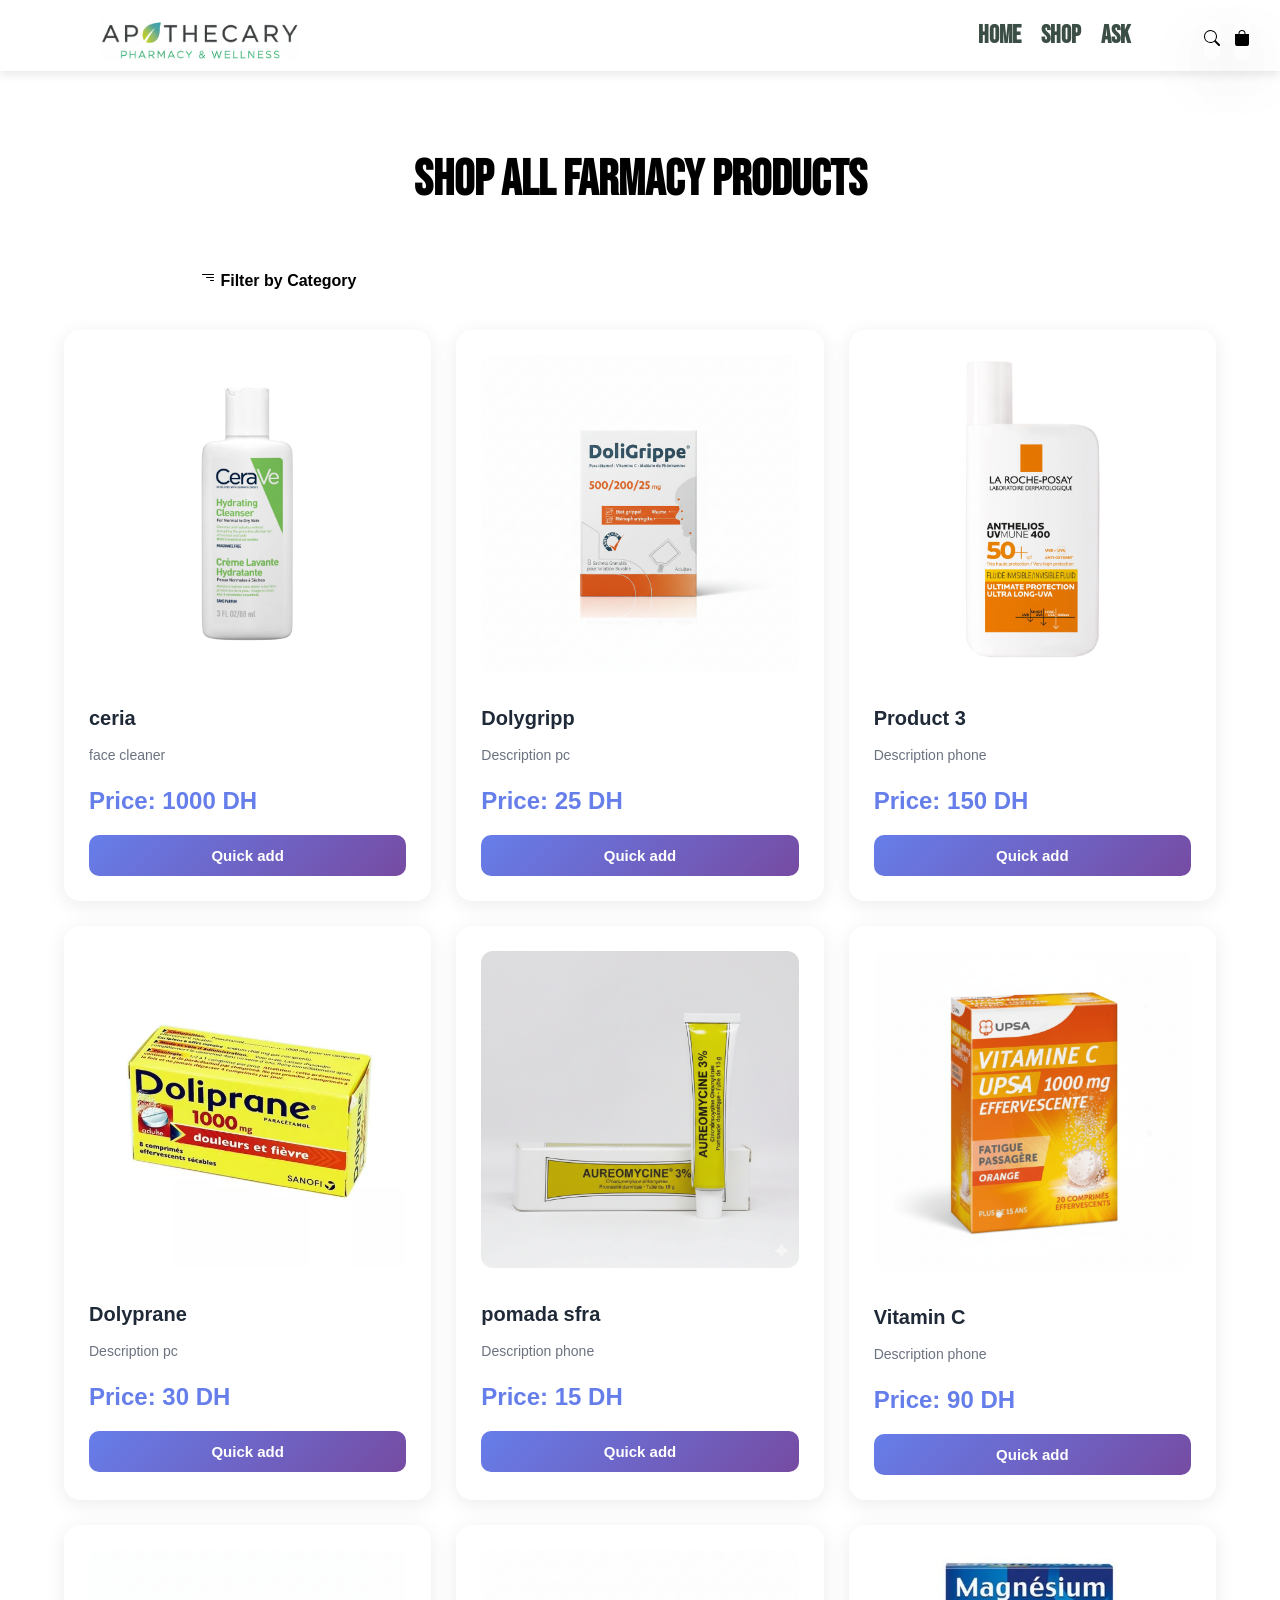
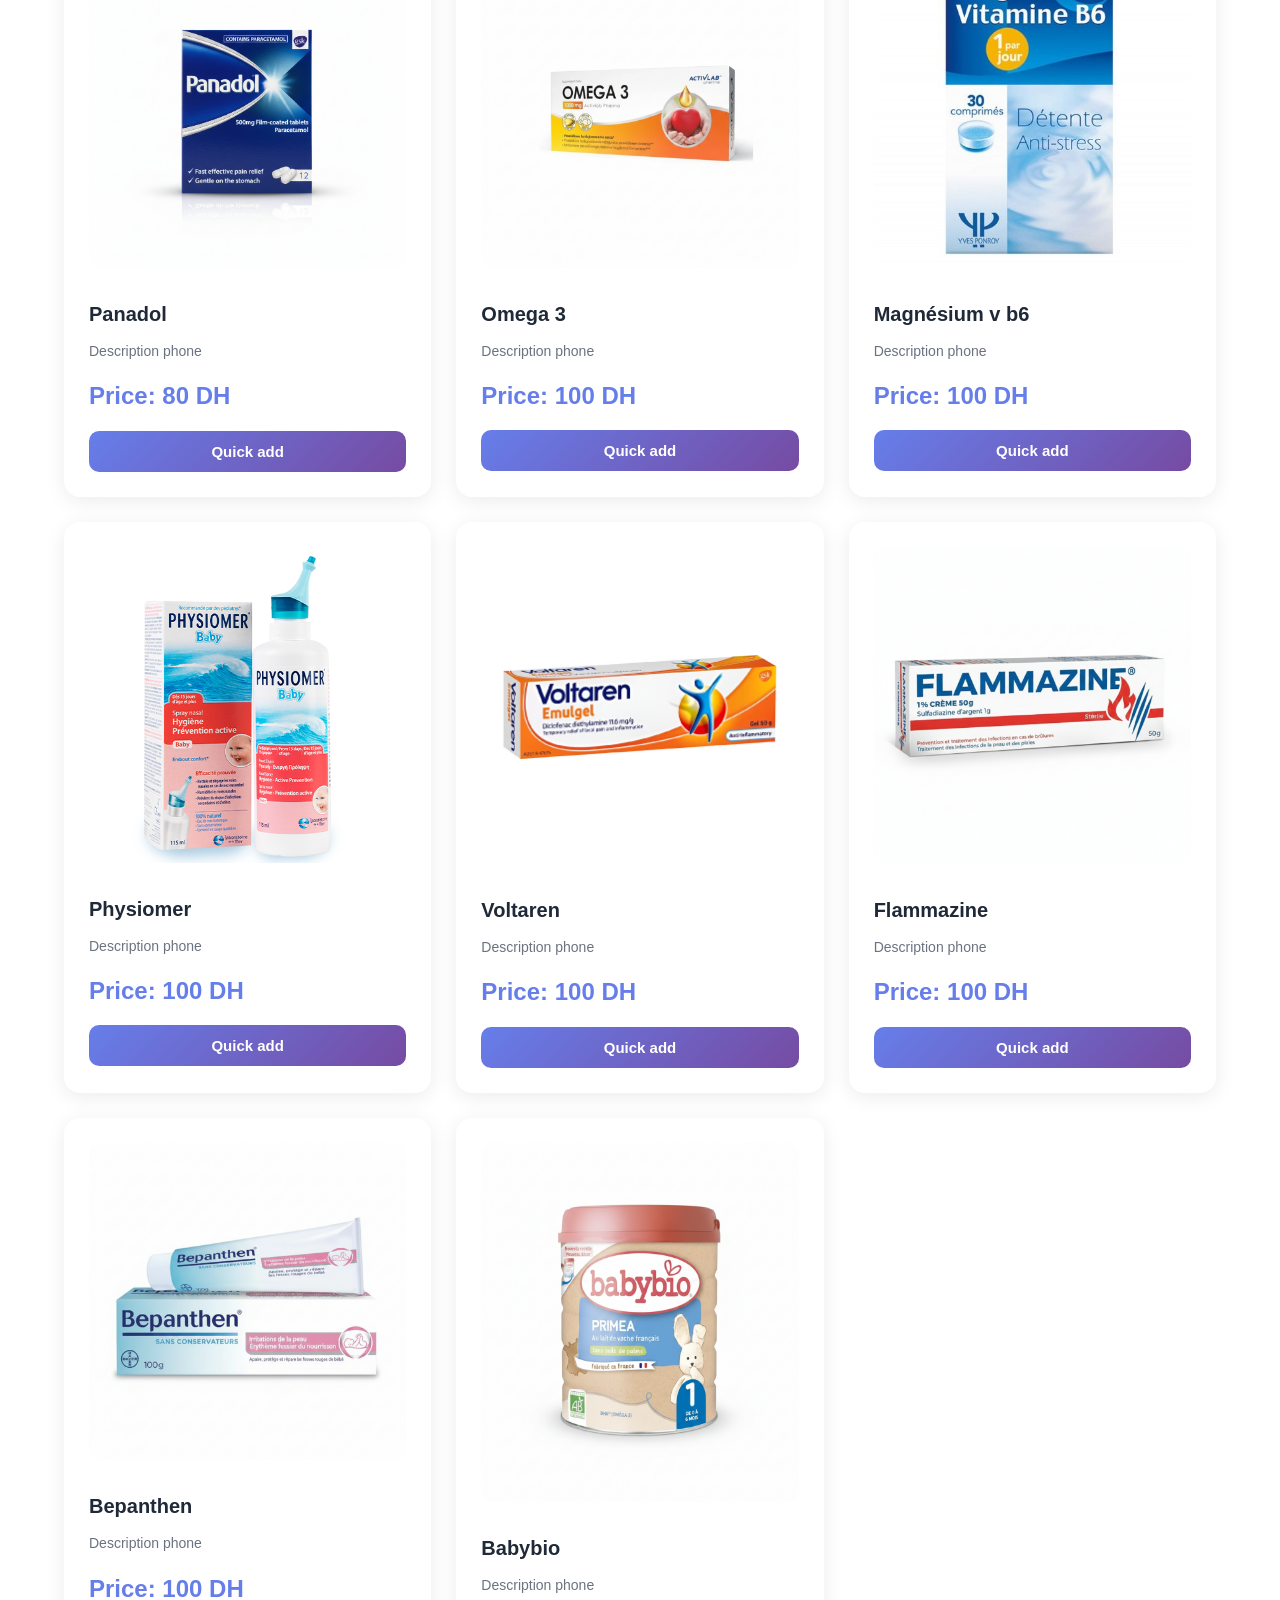
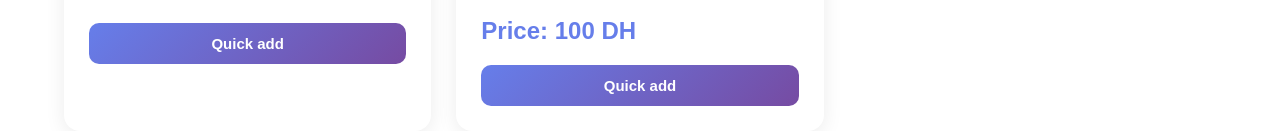
<file: pharmacy/index-1-prod.html>
<html lang="en">
<head>
    <meta charset="UTF-8">
    <meta name="viewport" content="width=device-width, initial-scale=1.0">
    <title>Pharmacy.products
      <link rel="icon" type="image/x-icon" href="licensed-image.jpg">
    </title>
    <link rel="preconnect" href="https://fonts.gstatic.com" crossorigin>
<link href="https://fonts.googleapis.com/css2?family=Bebas+Neue&family=Roboto+Condensed:ital,wght@0,100..900;1,100..900&display=swap" rel="stylesheet">
</head>

<style>

/*--------------------------- code-----------------------*/

body {
   font-family: 'Inter', -apple-system, BlinkMacSystemFont, 'Segoe UI', sans-serif;
   height: 100%;
    margin: 0;          
    padding: 0;
    scroll-behavior: smooth;
}


.header {
    background-color: rgb(255, 255, 255);
    padding: 10px 0;
    position: fixed; 
    top: 0;          
    width: 100%;     
    z-index: 1000;  
    box-shadow: 0px 3px 10px rgba(0, 0, 0, 0.1);
}

.header-content {
    display: flex;
    align-items: center;
    justify-content: space-between;
    font-family: "Bebas Neue", sans-serif;
    padding: 0 20px;
    position: relative;
}

.header-content img {
    margin-top: 10px;
    width: 200px; 
    height: auto;
    margin-left: 80px;
    z-index: 1002;
    position: relative;
}


.menu-toggle-input {
    display: none;
}


.menu-toggle-label {
    display: none;
    flex-direction: column;
    cursor: pointer;
    padding: 10px;
    z-index: 1003;
    position: relative;
}

.menu-toggle-label span {
    width: 28px;
    height: 3px;
    background-color: #3b4e45;
    margin: 4px 0;
    transition: all 0.3s ease;
    display: block;
}

.nav-menu ul {
    font-size: 25px;
    list-style: none;
    display: flex;
    gap: 20px;
    padding: 0;
    margin: 0;
    margin-right: 130px;
}

.nav-menu ul li a {
    text-decoration: none;
    color: #3b4e45;
    font-weight: bold;
    transition: color 0.3s;
}

.nav-menu ul li a:hover {
    color: #5a7a68;
}

@media (max-width: 768px) {
    .header-content {
        padding: 0 15px;
    }
    
    .header-content img {
        width: 120px;
        margin-left: 0;
    }
    
   
    .menu-toggle-label {
        display: flex;
    }
    
    
    .nav-menu {
        position: fixed;
        top: 0;
        right: -100%;
        width: 70%;
        height: 100vh;
        background-color: white;
        transition: right 0.4s ease;
        box-shadow: -2px 0 10px rgba(0, 0, 0, 0.1);
        z-index: 1002;
        overflow-y: auto;
    }
    
   
    .menu-toggle-input:checked ~ .nav-menu {
        right: 0;
    }
    
    
    .menu-toggle-input:checked + .menu-toggle-label span:nth-child(1) {
        transform: rotate(45deg) translate(9px, 9px);
    }
    
    .menu-toggle-input:checked + .menu-toggle-label span:nth-child(2) {
        opacity: 0;
    }
    
    .menu-toggle-input:checked + .menu-toggle-label span:nth-child(3) {
        transform: rotate(-45deg) translate(9px, -9px);
    }
    
    .nav-menu ul {
        flex-direction: column;
        margin: 80px 0 0 0;
        gap: 0;
        width: 100%;
    }
    
    .nav-menu ul li {
        width: 100%;
        text-align: left;
        border-bottom: 1px solid #f0f0f0;
    }
    
    .nav-menu ul li a {
        display: block;
        padding: 20px 30px;
        font-size: 22px;
    }
}


@media (max-width: 480px) {
    .header-content img {
        width: 100px;
    }
    
    .nav-menu {
        width: 80%;
    }
    
    .nav-menu ul li a {
        font-size: 20px;
        padding: 18px 25px;
    }
}




  .bar {
  position: fixed;
  top: 20px;
  right: 60px;
  max-height: calc(100vh - 80px);
 /* background: white;*/
  border-radius: 16px;
  box-shadow: 0 20px 60px rgba(0, 0, 0, 0.15);
  z-index: 1001;
}


.bar input[type="text"] {
    position: fixed;
  top: 70px;
  right: 60px;
  width: 380px;
  max-height: calc(100vh - 80px);
  background: white;
  border-radius: 16px;
  padding: 20px;
  box-shadow: 0 20px 60px rgba(0, 0, 0, 0.15);
  border: 2px solid #000000;
  border-radius: 12px;
  font-size: 16px;
  transition: all 0.3s ease;
}

.bar input[type="text"]:focus {
  outline: none;
  border-color: #667eea;
  box-shadow: 0 0 0 4px rgba(102, 126, 234, 0.1);
}

details {
  cursor: pointer;
}

details summary {
  font-weight: 600;
  color: #000000;
  padding: 10px 0;
  list-style: none;
  user-select: none;
}

details summary::-webkit-details-marker {
  display: none;
}

details[open] summary {
  margin-bottom: 15px;
}

.det {
  margin-left: 100px;
  margin-bottom: 30px;
}

@media screen and (max-width: 900px) {   /*-------------------------------------------------------------*/  
  .det {
    margin-left: 20px;
  }
  
}

.det label {
  display: inline-block;
  margin-right: 12px;
  padding: 10px 20px;
  background: linear-gradient(135deg, #f8faf6 0%, #F1F3E0 100%);
  border: 2px solid transparent;
  border-radius: 10px;
  cursor: pointer;
  transition: all 0.2s ease;
  font-size: 14px;
  font-weight: 500;
  color: #4b5563;
}

@media screen and (max-width: 900px) {  /*-------------------------------------------------------------*/
  .det label {
    margin-bottom: 10px;
    font-size: 12px;
  }
}

.det label:hover {
  background: #e5e7eb;
}

.det input[type="radio"] {
  display: none;
}

.det input[type="radio"]:checked + label,
.det label:has(input[type="radio"]:checked) {
  background: #667eea;
  color: white;
  border-color: #667eea;
}


.add-to-cart {
  position: fixed;
  top: 20px;
  right: 30px;
 
  max-height: calc(100vh - 80px);
  border-radius: 16px;
  
  box-shadow: 0 20px 60px rgba(0, 0, 0, 0.15);
  z-index: 1001;
}

@media (max-width: 768px) {


  .add-to-cart {
  position: fixed;
  top: 20px;
  right: 60px;
 
  max-height: calc(100vh - 80px);
  border-radius: 16px;
  
  box-shadow: 0 20px 60px rgba(0, 0, 0, 0.15);
  z-index: 1001;
  }

  .bar input[type="text"] {
    position: fixed;
  top: 70px;
  right: 10px;
  width: 350px;
  max-height: calc(100vh - 80px);
  background: white;
  border-radius: 16px;
  padding: 20px;
  box-shadow: 0 20px 60px rgba(0, 0, 0, 0.15);
  border: 2px solid #000000;
  border-radius: 12px;
  font-size: 16px;
  transition: all 0.3s ease;
}


 .bar {
  position: fixed;
  top: 20px;
  right: 100px;
  max-height: calc(100vh - 80px);
 /* background: white;*/
  border-radius: 16px;
  box-shadow: 0 20px 60px rgba(0, 0, 0, 0.15);
  z-index: 1001;
}
  
  
}
  
  
  /*---------------------------my code-----------------------*/

  .tti{
    margin-top: 150px;
  }

.products {
 /*max-width: 1200px;*/
 width: min(1200px, 90%);
  margin: 0 auto;
  display: grid;
  grid-template-columns: repeat(auto-fill, minmax(280px, 1fr));
  gap: 25px;
  margin-bottom: 30px;
}

@media screen and (max-width: 900px) {   /*-------------------------------------------------------------*/
  .products {
    width: 70%;
  }
}
.product {
  /*background: white;*/
  background-color: linear-gradient(135deg, #f8faf6 0%, #F1F3E0 100%) /* #ecf2f0*/;
  padding: 25px;
  border-radius: 16px;
  box-shadow: 0 4px 20px rgba(0, 0, 0, 0.08);
  transition: transform 0.3s ease, box-shadow 0.3s ease;
}

.product:hover {
  transform: translateY(-5px);
  box-shadow: 0 12px 40px rgba(0, 0, 0, 0.15);
}

.product img {
  width: 100%;
  height: auto;
  object-fit: cover;
  border-radius: 12px;
  background: #ffffff;
  margin-bottom: 15px;
}

.product h3 {
  font-size: 20px;
  color: #1f2937;
  margin-bottom: 10px;
  font-weight: 600;
}

.product p {
  color: #6b7280;
  font-size: 14px;
  line-height: 1.6;
  margin-bottom: 8px;
}

.product p:last-of-type {
  font-size: 24px;
  font-weight: 700;
  color: #667eea;
  margin-top: 15px;
  margin-bottom: 15px;
}

.product button {
  width: 100%;
  padding: 12px;
  background: linear-gradient(135deg, #667eea 0%, #764ba2 100%);
  color: white;
  border: none;
  border-radius: 10px;
  font-size: 15px;
  font-weight: 600;
  cursor: pointer;
  transition: all 0.3s ease;
}

.product button:hover {
  transform: scale(1.02);
  box-shadow: 0 6px 20px rgba(102, 126, 234, 0.4);
}

.product button:active {
  transform: scale(0.98);
}


/*-----------------------------------------------------*/


.cart {
  position: fixed;
  top: 60px;
  right: 10px;
  width: 380px;
  max-height: calc(100vh - 80px);
  background: linear-gradient(135deg, #f8faf6 0%, #F1F3E0 100%);
  border-radius: 16px;
  padding: 25px;
  box-shadow: 0 20px 60px rgba(0, 0, 0, 0.15);
}

.cart h3 {
  font-size: 24px;
  color: #1f2937;
  margin-bottom: 20px;
  padding-bottom: 15px;
  border-bottom: 2px solid #e5e7eb;
}

.cart-item {
  display: flex;
  justify-content: space-between;
  align-items: center;
  padding: 15px 0;
  border-bottom: 1px solid #f3f4f6;
}

.cart-item span:first-child {
  font-weight: 500;
  color: #374151;
  flex: 1;
}

.cart-item input {
  width: 50px;
  padding: 6px;
  text-align: center;
  border: 2px solid #e5e7eb;
  border-radius: 8px;
  font-size: 14px;
  margin-right: 10px;
}

.cart-item input:focus {
  outline: none;
  border-color: #667eea;
}

.cart-item button {
  background: #ef4444;
  color: white;
  border: none;
  padding: 6px 12px;
  border-radius: 8px;
  font-size: 13px;
  cursor: pointer;
  transition: all 0.2s ease;
  font-weight: 500;
}

.cart-item button:hover {
  background: #dc2626;
}

.total {
  margin-top: 20px;
  padding-top: 20px;
  border-top: 2px solid #e5e7eb;
  font-size: 22px;
  font-weight: 700;
  color: #1f2937;
  text-align: left;
}

.confirm-btn {
  display: block;
  width: 355px;
  text-align: center;
  padding: 14px;
  margin-top: 20px;
  background: linear-gradient(135deg, #10b981 0%, #059669 100%);
  color: white;
  text-decoration: none;
  border-radius: 12px;
  font-weight: 600;
  font-size: 16px;
  transition: all 0.3s ease;
}

.confirm-btn:hover {
  transform: scale(1.02);
  box-shadow: 0 6px 20px rgba(16, 185, 129, 0.4);
}

.confirm-btn:active {
  transform: scale(0.98);
}

@media (max-width: 768px) {
  /*body {
    padding: 20px 10px;
  }*/
  
  .cart {
    position: static;
    top: auto;
    width: 100px;
    right: 0;
   
    max-height: none;
  }
  
  .products {
    grid-template-columns: 1fr;
  }
}


/*--------------------------- code-----------------------*/

</style>
<body>

<header class="header">
    <div class="header-content">
        <img src="logo.png" >
        <input type="checkbox" id="menu-toggle" class="menu-toggle-input">
        <label for="menu-toggle" class="menu-toggle-label">
            <span></span>
            <span></span>
            <span></span>
        </label>
        <nav class="nav-menu">
            <ul>
                <li><a href="index.html">Home</a></li>
                <li><a href="index-1-prod.html">Shop</a></li>
                <li><a href="ask.html">Ask</a></li>
            </ul>
        </nav>
    </div>
</header>


      <details class="bar">
     <summary><svg xmlns="http://www.w3.org/2000/svg" width="16" height="16" fill="currentColor" class="bi bi-search" viewBox="0 0 16 16">
     <path d="M11.742 10.344a6.5 6.5 0 1 0-1.397 1.398h-.001q.044.06.098.115l3.85 3.85a1 1 0 0 0 1.415-1.414l-3.85-3.85a1 1 0 0 0-.115-.1zM12 6.5a5.5 5.5 0 1 1-11 0 5.5 5.5 0 0 1 11 0"/>
           </svg></summary>
       <input type="text" id="search" placeholder="Search product...">
     </details>

    <details class="add-to-cart" >
    <summary><svg xmlns="http://www.w3.org/2000/svg" width="16" height="16" fill="currentColor" class="bi bi-bag-fill" viewBox="0 0 16 16">
  <path d="M8 1a2.5 2.5 0 0 1 2.5 2.5V4h-5v-.5A2.5 2.5 0 0 1 8 1m3.5 3v-.5a3.5 3.5 0 1 0-7 0V4H1v10a2 2 0 0 0 2 2h10a2 2 0 0 0 2-2V4z"/>
</svg></summary>

<div class="cart" id="cart">
  <h3>Your Cart</h3>
  <div id="cartItems"></div>
  <div class="total" id="totalPrice">Total: $0</div>
  <a href="#" class="confirm-btn" onclick="goToCheckout()" >Confirm Order</a>
</div>
</details>




</header>

<!------------------------------ search bar ---------------------->

<h3 class="tti" style="font-size:50px ; text-align: center; font-family : Bebas Neue, sans-serif ;">Shop All Farmacy Products</h3>

<div class="det">


    <details class="det">
    <summary> <svg xmlns="http://www.w3.org/2000/svg" width="16" height="16" fill="currentColor" class="bi bi-filter-right" viewBox="0 0 16 16">
  <path d="M14 10.5a.5.5 0 0 0-.5-.5h-3a.5.5 0 0 0 0 1h3a.5.5 0 0 0 .5-.5m0-3a.5.5 0 0 0-.5-.5h-7a.5.5 0 0 0 0 1h7a.5.5 0 0 0 .5-.5m0-3a.5.5 0 0 0-.5-.5h-11a.5.5 0 0 0 0 1h11a.5.5 0 0 0 .5-.5"/>
</svg> Filter by Category</summary>

    <label><input type="radio" name="filter" value="all" checked> All</label>
    <label><input type="radio" name="filter" value="head"> RAS</label>
    <label><input type="radio" name="filter" value="cleaner"> CLEANER </label>
    <label><input type="radio" name="filter" value="Vitamin"> Vitamin </label>
    <label><input type="radio" name="filter" value="baby"> Baby </label>
        <label><input type="radio" name="filter" value="pomade"> Pomade </label>

    </details>
</div>




<!------------------------------ products ---------------------->

</div>
  <div class="products" id="productList">
    <div class="product" data-type="cleaner" data-price="1000">
        <img src="kk.webp" alt="">
      <h3>ceria</h3>
      <p>face cleaner</p>
      <p>Price: 1000 DH</p>
      <button>Quick add </button>
    </div>

    <div class="product" data-type="head" data-price="25">
        <img src="doly.png" alt="">
      <h3>Dolygripp</h3>
      <p>Description pc</p>
      <p>Price: 25 DH</p>
      <button>Quick add</button>
    </div>

    <div class="product" data-type="cleaner" data-price="150">
        <img src="mm.webp" alt="">
      <h3>Product 3</h3>
      <p>Description phone</p>
      <p>Price: 150 DH</p>
      <button>Quick add</button>
    </div>

    <div class="product" data-type="head" data-price="30">
        <img src="gg.webp" alt="">
      <h3>Dolyprane</h3>
      <p>Description pc</p>
      <p>Price: 30 DH</p>
      <button>Quick add</button>
    </div>

      <div class="product" data-type="pomade" data-price="100">
        <img src="bomadas.png" alt="">
      <h3>pomada sfra</h3>
      <p>Description phone</p>
      <p>Price: 15 DH</p>
      <button>Quick add </button>
    </div>

      <div class="product" data-type="Vitamin" data-price="90">
        <img src="vc.png" alt="">
      <h3>Vitamin C</h3>
      <p>Description phone</p>
      <p>Price: 90 DH</p>
      <button>Quick add </button>
    </div>

      <div class="product" data-type="head" data-price="80">
        <img src="pan.png" alt="">
      <h3>Panadol</h3>
      <p>Description phone</p>
      <p>Price: 80 DH</p>
      <button>Quick add </button>
    </div>

      <div class="product" data-type="Vitamin" data-price="100">
        <img src="vo3.png" alt="">
      <h3>Omega 3</h3>
      <p>Description phone</p>
      <p>Price: 100 DH</p>
      <button>Quick add </button>
    </div>

      <div class="product" data-type="Vitamin" data-price="100">
        <img src="magn.jpg" alt="">
      <h3>Magnésium v b6</h3>
      <p>Description phone</p>
      <p>Price: 100 DH</p>
      <button>Quick add </button>
    </div>

      <div class="product" data-type="baby" data-price="100">
        <img src="babyspray-FR.png" alt="">
      <h3>Physiomer</h3>
      <p>Description phone</p>
      <p>Price: 100 DH</p>
      <button>Quick add </button>
    </div>


      <div class="product" data-type="pomade" data-price="100">
        <img src="pomad.jpg" alt="">
      <h3>Voltaren</h3>
      <p>Description phone</p>
      <p>Price: 100 DH</p>
      <button>Quick add </button>
    </div>


      <div class="product" data-type="pomade" data-price="100">
        <img src="flam.png" alt="">
      <h3>Flammazine</h3>
      <p>Description phone</p>
      <p>Price: 100 DH</p>
      <button>Quick add </button>
    </div>


      <div class="product" data-type="baby" data-price="100">
        <img src="baby-1.png" alt="">
      <h3>Bepanthen</h3>
      <p>Description phone</p>
      <p>Price: 100 DH</p>
      <button>Quick add </button>
    </div>


      <div class="product" data-type="baby" data-price="100">
        <img src="baby-2.png" alt="">
      <h3>Babybio</h3>
      <p>Description phone</p>
      <p>Price: 100 DH</p>
      <button>Quick add </button>
    </div>


  </div>
</div>

<!------------------------------ products -------------------------------------->

<script>
const products = document.querySelectorAll('.product');
const cartItemsContainer = document.getElementById('cartItems');
const searchInput = document.getElementById('search');
const filterRadios = document.querySelectorAll('input[name="filter"]');
let cart = [];

function renderCart() {
  cartItemsContainer.innerHTML = '';
  let total = 0;

  cart.forEach((item, index) => {
    total += item.price * item.quantity;
    const div = document.createElement('div');
    div.classList.add('cart-item');
    div.innerHTML = `
      <span>${item.name} (${item.price} DH)</span>
      <span>
        <input type="number" min="1" value="${item.quantity}" data-index="${index}"> x 
        <button data-index="${index}">Remove</button>
      </span>`;
    cartItemsContainer.appendChild(div);
  });

  document.getElementById('totalPrice').innerText = `Total: ${total} DH`;

// Remove button
  document.querySelectorAll('.cart-item button').forEach(btn => {
    btn.addEventListener('click', () => {
      const index = btn.dataset.index;
      cart.splice(index, 1);
      renderCart();
    });
  });

// Quantity change
  document.querySelectorAll('.cart-item input').forEach(input => {
    input.addEventListener('input', () => {
      const index = input.dataset.index;
      cart[index].quantity = parseInt(input.value) || 1;
      renderCart();
    });
  });
}

// Add to Cart buttons 
products.forEach(product => {
  const btn = product.querySelector('button');
  btn.addEventListener('click', () => {
    const name = product.querySelector('h3').innerText;
    const price = parseFloat(product.dataset.price);
    const existing = cart.find(p => p.name === name);
    if (existing) existing.quantity++;
    else cart.push({ name, price, quantity: 1 });
    renderCart();

// message kaywri blli tzed l cart  
                btn.textContent = '✓ Added';
                setTimeout(() => {
                    btn.textContent = 'Add to Cart';
                }, 1000);
  });
});

// Search filter
searchInput.addEventListener('input', () => {
  const term = searchInput.value.toLowerCase();
  products.forEach(product => {
    const name = product.querySelector('h3').innerText.toLowerCase();
    
    if (name.includes(term)) {
      product.style.display = '';  
    } else {
      product.style.display = 'none';
    }
  });
});



// Filter by category - improved version
filterRadios.forEach(radio => {
  radio.addEventListener('change', () => {
    const value = radio.value.trim(); 

    products.forEach(product => {
      const type = product.dataset.type ? product.dataset.type.trim() : '';

      if (value === 'all' || type === value) {
        product.style.display = ''; 
      } else {
        product.style.display = 'none'; 
      }
    });
  });
});




function goToCheckout() {
      if (cart.length === 0) {
        alert('Your cart is empty!');
        return;
      }
      
      // katsave l cart f local storage
      localStorage.setItem('checkoutCart', JSON.stringify(cart));
      
      // katft7 l checkout page
      window.open('checkout.html', '_blank');
    }
</script>



</body>
</html>
</file>
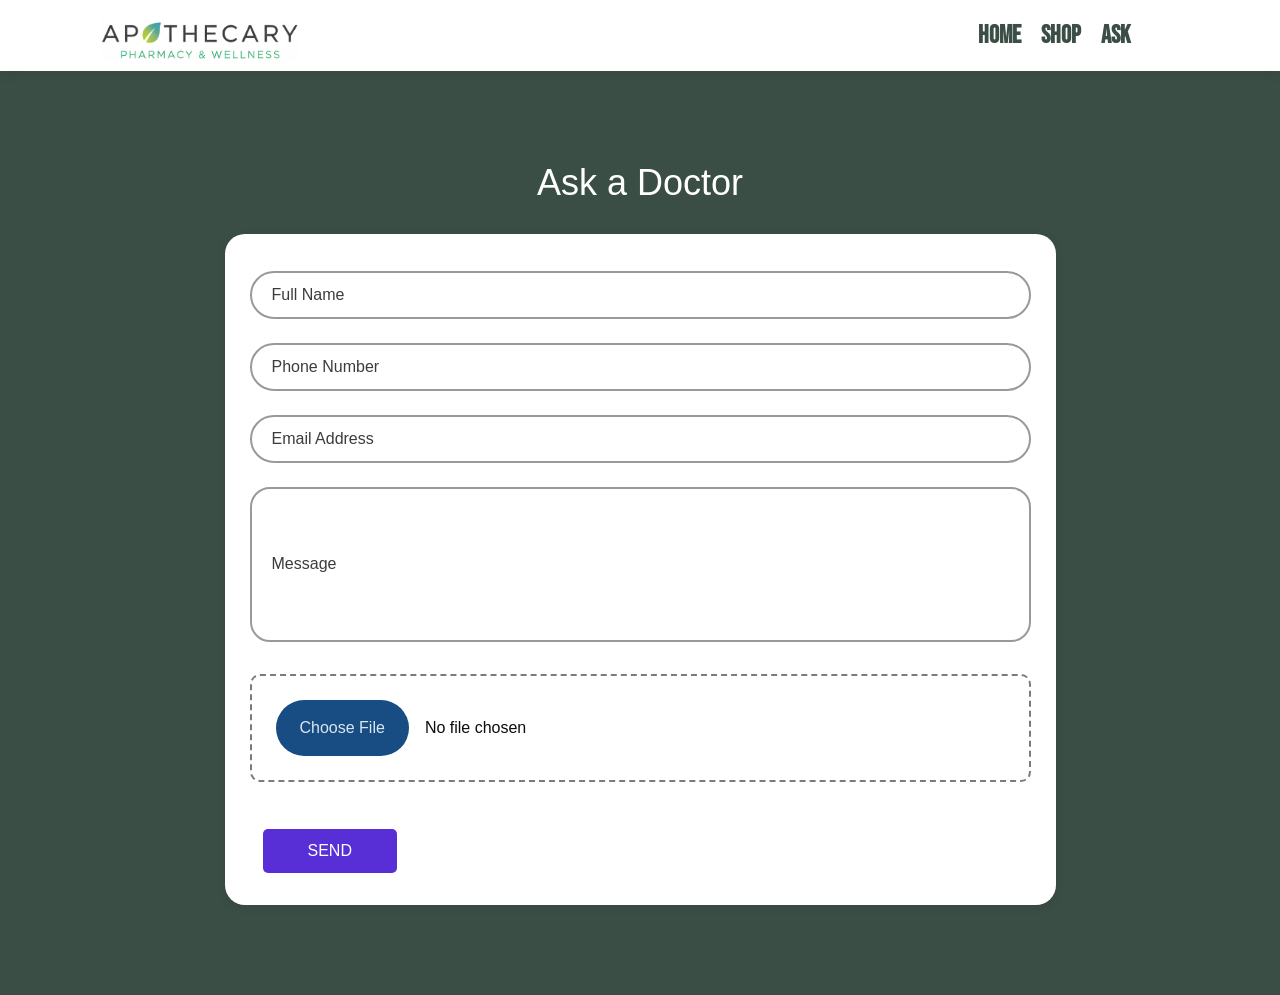
<file: pharmacy/index-ask-doc.html>
<!DOCTYPE html>
<html lang="en">

<head>
  <meta charset="UTF-8">
  <meta http-equiv="X-UA-Compatible" content="IE=Edge">
  <meta name="viewport" content="width=device-width, initial-scale=1">
      <link href="https://fonts.googleapis.com/css2?family=Bebas+Neue&family=Roboto+Condensed:ital,wght@0,100..900;1,100..900&display=swap" rel="stylesheet">

  <link href="https://cdn.jsdelivr.net/npm/bootstrap@5.0.1/dist/css/bootstrap.min.css" rel="stylesheet" integrity="sha384-+0n0xVW2eSR5OomGNYDnhzAbDsOXxcvSN1TPprVMTNDbiYZCxYbOOl7+AMvyTG2x" crossorigin="anonymous">
  <title>Contact Form</title>
  <link rel="icon" type="image/x-icon" href="licensed-image.jpg">
  <style>
    body {
      font-family: Arial, Helvetica, sans-serif;
      color: #0c0c0c;
      background-color: #3b4e45;
      min-height: 100vh;
    }

    .layout_padding {
      padding-top: 90px;
      padding-bottom: 90px;
    }

    .heading_container h2 {
      display: flex;
      justify-content: center;
      align-items: center;
      margin-bottom: 30px;
      color: #ffffff;
        font-size: 36px;
    }

    .contact_section .contact-form {
      padding: 25px;
      border-radius: 20px;
      background-color: #ffffff;
      box-shadow: 0 2px 10px rgba(0, 0, 0, 0.1);
    }

    .contact_section .contact-form input[type="text"],
    .contact_section .contact-form input[type="email"],
    .contact_section .contact-form input[type="number"] {
      border: none;
      outline: none;
      background-color: transparent;
      width: 100%;
      margin: 12px 0;
      padding: 10px 20px;
      border: 2px solid rgba(0, 0, 0, 0.4);
      border-radius: 50px;
    }

    .contact_section .contact-form input.input_message {
      height: 155px;
      border-radius: 20px;
    }

    .contact_section .contact-form input::placeholder {
      color: #3d3c3c;
    }

    .contact_section .contact-form input[type="file"] {
      margin: 20px 0;
      padding: 1.5em;
      border: 2px dashed #7b7b7b;
      background-color: #ffffff;
      transition: border-color .25s ease-in-out;
      border-radius: 10px;
      width: 100%;
    }

    .contact_section .contact-form input[type="file"]::file-selector-button {
      padding: 1em 1.5em;
      border-width: 0;
      border-radius: 2em;
      background-color: hsl(210 70% 30%);
      color: hsl(210 40% 90%);
      transition: all .25s ease-in-out;
      cursor: pointer;
      margin-right: 1em;
    }

    .contact_section .contact-form input[type="file"]:hover {
      border-color: #565555;
    }

    .contact_section .contact-form input[type="file"]:hover::file-selector-button {
      background-color: hsl(210 70% 40%);
    }

    .contact_section .contact-form button {
      border: none;
      outline: none;
      padding: 10px 45px;
      background-color: #582fd7;
      color: #ffffff;
      border-radius: 5px;
      text-transform: uppercase;
      margin-top: 20px;
      cursor: pointer;
      transition: background-color 0.3s ease;
    }

    .contact_section .contact-form button:hover {
      background-color: #4520a8;
    }

    .success-message {
      display: none;
      padding: 15px;
      margin-top: 20px;
      background-color: #d4edda;
      border: 1px solid #c3e6cb;
      border-radius: 5px;
      color: #155724;
    }


            /*-------------------------------------------head---------------------------------------*/

        .header {
    background-color: rgb(255, 255, 255);
    padding: 10px 0 ;
   /* position: absolute;*/       
    width: 100%;     
    z-index: 1000;  
    box-shadow: 0px 3px 10px rgba(0, 0, 0, 0.1);
}

.header-content {
    display: flex;
    align-items: center;
    justify-content: space-between;
    font-family: "Bebas Neue", sans-serif;
    padding: 0 20px;
    position: relative;
}

.header-content img {
    margin-top: 10px;
    width: 200px; 
    height: auto;
    margin-left: 80px;
    z-index: 1002;
    position: relative;
}


.menu-toggle-input {
    display: none;
}


.menu-toggle-label {
    display: none;
    flex-direction: column;
    cursor: pointer;
    padding: 10px;
    z-index: 1003;
    position: relative;
}

.menu-toggle-label span {
    width: 28px;
    height: 3px;
    background-color: #3b4e45;
    margin: 4px 0;
    transition: all 0.3s ease;
    display: block;
}

.nav-menu ul {
    font-size: 25px;
    list-style: none;
    display: flex;
    gap: 20px;
    padding: 0;
    margin: 0;
    margin-right: 130px;
}

.nav-menu ul li a {
    text-decoration: none;
    color: #3b4e45;
    font-weight: bold;
    transition: color 0.3s;
}

.nav-menu ul li a:hover {
    color: #5a7a68;
}


@media (max-width: 768px) {
    .header-content {
        padding: 0 15px;
    }
    
    .header-content img {
        width: 120px;
        margin-left: 0;
    }
    
    
    .menu-toggle-label {
        display: flex;
    }
    
   
    .nav-menu {
        position: absolute;
        top: 0;
        right: -100%;
        width: 70%;
        height: 100vh;
        background-color: white;
        transition: right 0.4s ease;
        box-shadow: -2px 0 10px rgba(0, 0, 0, 0.1);
        z-index: 1002;
        overflow-y: auto;
    }
    
   
    .menu-toggle-input:checked ~ .nav-menu {
        right: 0;
    }
    
    
    .menu-toggle-input:checked + .menu-toggle-label span:nth-child(1) {
        transform: rotate(45deg) translate(9px, 9px);
    }
    
    .menu-toggle-input:checked + .menu-toggle-label span:nth-child(2) {
        opacity: 0;
    }
    
    .menu-toggle-input:checked + .menu-toggle-label span:nth-child(3) {
        transform: rotate(-45deg) translate(9px, -9px);
    }
    
    .nav-menu ul {
        flex-direction: column;
        margin: 80px 0 0 0;
        gap: 0;
        width: 100%;
    }
    
    .nav-menu ul li {
        width: 100%;
        text-align: left;
        border-bottom: 1px solid #f0f0f0;
    }
    
    .nav-menu ul li a {
        display: block;
        padding: 20px 30px;
        font-size: 22px;
    }
}

  </style>
</head>

<body>

        <header class="header">
    <div class="header-content">
        <img src="logo.png" alt="amjad.logo">
        <input type="checkbox" id="menu-toggle" class="menu-toggle-input">
        <label for="menu-toggle" class="menu-toggle-label">
            <span></span>
            <span></span>
            <span></span>
        </label>
        <nav class="nav-menu">
            <ul>
                <li><a  href="index.html">Home</a></li>
                <li><a href="index-1-prod.html">Shop</a></li>
                <li><a href="ask.html">Ask</a></li>
            </ul>
        </nav>
    </div>
</header>


  <section class="contact_section layout_padding">
    <div class="container">
      <div class="heading_container">
        <h2>Ask a Doctor</h2>
      </div>
      <div class="row">
        <div class="col-md-9 mx-auto">
          <div class="contact-form">
            <form id="contactForm">
              <div>
                <input type="text" id="fullName" placeholder="Full Name" required>
              </div>
              <div>
                <input type="number" id="phoneNumber" placeholder="Phone Number" required>
              </div>
              <div>
                <input type="email" id="emailAddress" placeholder="Email Address" required>
              </div>
              <div>
                <input type="text" id="message" placeholder="Message" required class="input_message">
              </div>
              <div>
                <input type="file" id="fileUpload" accept="image/*,.pdf,.doc,.docx">
              </div>
              <div class="btn">
                <button type="submit" class="btn">Send</button>
              </div>
              <div class="success-message" id="successMessage">
                Thank you! Your message has been sent successfully.
              </div>
            </form>
          </div>
        </div>
      </div>
    </div>
  </section>

<script>
    document.getElementById('contactForm').addEventListener('submit', function(e) {
      e.preventDefault();
      
      // Show success message
      document.getElementById('successMessage').style.display = 'block';
      
      // Reset form after 2 seconds
      setTimeout(() => {
        this.reset();
        document.getElementById('successMessage').style.display = 'none';
      }, 2000);
    }); 
</script>

</body>
</html>
</file>
<file: pharmacy/style.css>
html, body {
    height: 100%;
    margin: 0;          
    padding: 0;
    background-color: white;
    scroll-behavior: smooth;
}

/*------------------------------header-----------------------------------*/

.header {
    background-color: rgb(255, 255, 255);
    padding: 10px 0;
    position: fixed; 
    top: 0;          
    width: 100%;     
    z-index: 1000;  
    box-shadow: 0px 3px 10px rgba(0, 0, 0, 0.1);
}

.header-content {
    display: flex;
    align-items: center;
    justify-content: space-between;
    font-family: "Bebas Neue", sans-serif;
    padding: 0 20px;
    position: relative;
}

.header-content img {
    margin-top: 10px;
    width: 200px; 
    height: auto;
    margin-left: 80px;
    z-index: 1002;
    position: relative;
}


.menu-toggle-input {
    display: none;
}

.menu-toggle-label {
    display: none;
    flex-direction: column;
    cursor: pointer;
    padding: 10px;
    z-index: 1003;
    position: relative;
}

.menu-toggle-label span {
    width: 28px;
    height: 3px;
    background-color: #3b4e45;
    margin: 4px 0;
    transition: all 0.3s ease;
    display: block;
}

.nav-menu ul {
    font-size: 25px;
    list-style: none;
    display: flex;
    gap: 20px;
    padding: 0;
    margin: 0;
    margin-right: 130px;
}

.nav-menu ul li a {
    text-decoration: none;
    color: #3b4e45;
    font-weight: bold;
    transition: color 0.3s;
}

.nav-menu ul li a:hover {
    color: #5a7a68;
}

/* Mobile */
@media (max-width: 768px) {
    .header-content {
        padding: 0 15px;
    }
    
    .header-content img {
        width: 120px;
        margin-left: 0;
    }
    
    
    .menu-toggle-label {
        display: flex;
    }
    
    
    .nav-menu {
        position: fixed;
        top: 0;
        right: -100%;
        width: 70%;
        height: 100vh;
        background-color: white;
        transition: right 0.4s ease;
        box-shadow: -2px 0 10px rgba(0, 0, 0, 0.1);
        z-index: 1002;
        overflow-y: auto;
    }
    
    
    .menu-toggle-input:checked ~ .nav-menu {
        right: 0;
    }
    
    
    .menu-toggle-input:checked + .menu-toggle-label span:nth-child(1) {
        transform: rotate(45deg) translate(9px, 9px);
    }
    
    .menu-toggle-input:checked + .menu-toggle-label span:nth-child(2) {
        opacity: 0;
    }
    
    .menu-toggle-input:checked + .menu-toggle-label span:nth-child(3) {
        transform: rotate(-45deg) translate(9px, -9px);
    }
    
    .nav-menu ul {
        flex-direction: column;
        margin: 80px 0 0 0;
        gap: 0;
        width: 100%;
    }
    
    .nav-menu ul li {
        width: 100%;
        text-align: left;
        border-bottom: 1px solid #f0f0f0;
    }
    
    .nav-menu ul li a {
        display: block;
        padding: 20px 30px;
        font-size: 22px;
    }
}

/* Small mobile styles */
@media (max-width: 480px) {
    .header-content img {
        width: 100px;
    }
    
    .nav-menu {
        width: 80%;
    }
    
    .nav-menu ul li a {
        font-size: 20px;
        padding: 18px 25px;
    }
}


 /*  Hero Section */
        .hero-sec {
          font-family: Arial, Helvetica, sans-serif;
            margin-top: 70px;
            background: linear-gradient(135deg, #f8faf6 0%, #F1F3E0 100%);
            padding: 80px 60px;
            position: relative;
            overflow: hidden;
        }

        .hero-sec::before {
            content: '';
            position: absolute;
            top: -50%;
            right: -20%;
            width: 600px;
            height: 600px;
            background: radial-gradient(circle, rgba(90, 122, 102, 0.1) 0%, transparent 70%);
            border-radius: 50%;
        }

        .hero {
            max-width: 1400px;
            margin: 0 auto;
            display: flex;
            align-items: center;
            justify-content: space-between;
            gap: 80px;
            position: relative;
            z-index: 1;
        }

        .hero-content {
            flex: 1;
            animation: fadeInLeft 1s ease;
        }

        @keyframes fadeInLeft {
            from {
                opacity: 0;
                transform: translateX(-50px);
            }
            to {
                opacity: 1;
                transform: translateX(0);
            }
        } 

        .hero-content h1 {
            font-family: 'Bebas Neue', sans-serif;
            font-size: 72px;
            color: #3b4e45;
            line-height: 1.1;
            margin-bottom: 25px;
            letter-spacing: 2px;
        }

        .hero-content h1 span {
            background: linear-gradient(135deg, #5a7a66, #3b4e45);
            -webkit-background-clip: text;
            -webkit-text-fill-color: transparent;
            background-clip: text;
        }

        .hero-content p {
            font-size: 18px;
            color: #5a6d60;
            line-height: 1.8;
            margin-bottom: 40px;
            max-width: 500px;
        }

        .c-button {
            display: inline-block;
            padding: 18px 50px;
            background: linear-gradient(135deg, #3b4e45 0%, #4a5f51 100%);
            color: white;
            text-decoration: none;
            border-radius: 50px;
            font-weight: 600;
            font-size: 16px;
            letter-spacing: 1px;
            box-shadow: 0 8px 25px rgba(59, 78, 69, 0.3);
            transition: all 0.3s ease;
            position: relative;
            overflow: hidden;
        }

        .c-button::before {
            content: '';
            position: absolute;
            top: 0;
            left: -100%;
            width: 100%;
            height: 100%;
            background: linear-gradient(90deg, transparent, rgba(255, 255, 255, 0.2), transparent);
            transition: left 0.5s ease;
        }

        .c-button:hover::before {
            left: 100%;
        }

        .c-button:hover {
            transform: translateY(-3px);
            box-shadow: 0 12px 35px rgba(59, 78, 69, 0.4);
        }

        .circle-image {
            width: 450px;
            height: 450px;
           /* border-radius: 50%; */
            border-radius: 21% 28% 24% 25% / 24% 23% 27% 28% ;
            object-fit: cover;
            box-shadow: 0 20px 60px rgba(59, 78, 69, 0.2);
            animation: fadeInRight 1s ease ; /*float 6s ease-in-out infinite; */
           /* border: 10px solid white; */
        }

        @keyframes fadeInRight {
            from {
                opacity: 0;
                transform: translateX(50px);
            }
            to {
                opacity: 1;
                transform: translateX(0);
            }
        }

        @keyframes float {
            0%, 100% { transform: translateY(0); }
            50% { transform: translateY(-20px); }
        }


/*------------------------------card section-----------------------------------*/


/* Card Section */
        .card-section {
            padding: 80px 60px;
            background: linear-gradient(180deg, #778873 0%, #5a7a66 100%);
            position: relative;
            font-family: Arial, Helvetica, sans-serif;
            text-align: center;
        }

        .section-title {
            text-align: center;
            margin-bottom: 60px;
        }

        .section-title h2 {
            font-family: 'Bebas Neue', sans-serif;
            font-size: 56px;
            color: white;
            letter-spacing: 3px;
            margin-bottom: 15px;
        }

        .section-title p {
            color: rgba(255, 255, 255, 0.9);
            font-size: 18px;
        }

        .slide-track {
            display: flex;
            gap: 30px;
        }

              @media screen and (max-width: 768px) {
            .slide-track {
                padding: 60px 20px;
                display: flex;
                overflow: auto;
            }
        }

        .card {
            min-width: 220px;
            background: white;
            padding: 20px;
            border-radius: 20px;
            box-shadow: 0 10px 30px rgba(0, 0, 0, 0.15);
            text-align: center;
            transition: all 0.4s ease;
            cursor: pointer;
            position: relative;
            overflow: hidden;
        }

        .card:nth-child(odd) {
            transform: translateY(20px);
        }


        .card:hover {
            transform: translateY(-12px);
            box-shadow: 0 15px 40px rgba(0, 0, 0, 0.25);
        }

        .card img {
            width: 100%;
            height: 180px;
            object-fit: cover;
            border-radius: 15px;
            margin-bottom: 15px;
            transition: transform 0.3s ease;
        }

        .card h4 {
            color: #3b4e45;
            font-size: 16px;
            font-weight: 700;
            margin-bottom: 8px;
        }

        .card p {
            color: #5a6d60;
            font-size: 13px;
            margin-bottom: 12px;
        }

        .price-container {
            display: flex;
            align-items: center;
            justify-content: center;
            gap: 10px;
        }

        .old-price {
            text-decoration: line-through;
            color: #999;
            font-size: 14px;
        }

        .new-price {
            color: #e74c3c;
            font-weight: 700;
            font-size: 18px;
        }

        .card-btn {
            display: inline-block; 
            margin: 50px auto 0;
            padding: 15px 40px;
            background: white;
            color: #3b4e45;
            text-decoration: none;
            border-radius: 50px;
            font-weight: 600;
            box-shadow: 0 8px 25px rgba(0, 0, 0, 0.2);
            transition: all 0.3s ease;
            
        }

        .card-btn:hover {
            transform: translateY(-3px);
            box-shadow: 0 12px 35px rgba(0, 0, 0, 0.3);
            background: #f8faf6;
        }

/*------------------------------------------ moving slide ------------------------------------------------**/

            .promo-bar {
            background: linear-gradient(135deg, #5a5a4a 0%, #6b6b5a 100%);
            color: white;
            overflow: hidden;
            width: 100%;
            font-family: Arial, Helvetica, sans-serif;
            box-shadow: 0 2px 10px rgba(0,0,0,0.1);
        }

        .promo-track {
            display: flex;
            animation: scroll 20s linear infinite;
            padding: 16px 0;
        }

        .promo-item {
            display: flex;
            align-items: center;
            gap: 10px;
            padding: 0 60px;
            white-space: nowrap;
            font-size: 14px;
            font-weight: 500;
            letter-spacing: 0.5px;
            text-transform: uppercase;
        }

        .icon {
            width: 20px;
            height: 20px;
            fill: white;
        }

        
        @keyframes scroll {
            0% {
                transform: translateX(0);
            }
            100% {
                transform: translateX(-50%);
            }
        }

        .promo-bar:hover .promo-track {
            animation-play-state: paused;
        }

        .demo-content {
            max-width: 1200px;
            margin: 40px auto;
            padding: 40px 20px;
            text-align: center;
        }

        .demo-content h1 {
            color: #333;
            margin-bottom: 20px;
        }

        .demo-content p {
            color: #666;
            line-height: 1.6;
        }

/*---------------------------------- section black fariday -------------------------------------*/

.black-sec{
    font-size: 25px;
    text-align: center;
    padding: 50px;
    /*margin-left: 70px;*/
    font-family: "Bebas Neue", sans-serif;
    /*margin: 30px;*/
    background-color: #F1F3E0;
}

.black-sec span{
    color: #000000;
    padding: 4px;
    background-color: #fffb00;
}

.black-img {
  display: flex;         
  flex-wrap: wrap;        
  gap: 60px;               
  justify-content: center; 
  margin-top: 60px;
}

.black-img img {
  width: 300px;            
  height: auto;           
  border-radius: 8px;      
  transition: transform 0.3s ease;
  

  background: white;
  padding: 14px;
  border-radius: 14px;
  box-shadow: 0 4px 12px rgba(0,0,0,0.1);
  text-align: center;
  transition: .3s;
  margin: 15px;
  overflow: hidden;
}

.black-img img:hover {
  transform: scale(1.05); 
}

/*---------------------------------ask doc --------------------------------------------------------*/

.sec-doc {
            background: linear-gradient(135deg, #3b4e45 0%, #2a3830 100%);
            padding: 60px;
            display: flex;
            align-items: center;
            gap: 60px;
            box-shadow: 0 20px 60px rgba(0, 0, 0, 0.15);
            position: relative;
            overflow: hidden;
            font-family: Arial, Helvetica, sans-serif;
        }

        .dd {
            flex-shrink: 0;
            position: relative;
            z-index: 1;
        }

        .dd img {
        filter: drop-shadow(0 10px 30px rgba(0, 0, 0, 0.3));
        transition: transform 0.3s ease;
        width: 450px;
        height: 450px;
        border-radius: 21% 28% 24% 25% / 24% 23% 27% 28% ;
        object-fit: cover;
        box-shadow: 0 20px 60px rgba(59, 78, 69, 0.2);
        }

        .dd-text {
            flex: 1;
            position: relative;
            z-index: 1;
        }

        .dd-text h1 {
            font-family: "Bebas Neue", sans-serif;
            font-size: 56px;
            color: #fff;
            margin-bottom: 20px;
            letter-spacing: 2px;
            line-height: 1.1;
        }

        .dd-text p {
            font-size: 15px;
            line-height: 1.8;
            color: rgba(255, 255, 255, 0.9);
            margin-bottom: 30px;
            font-weight: 400;
        }

        .dd-text p br {
            display: block;
            margin-bottom: 8px;
            content: "";
        }

        .dd-btn {
            display: inline-block;
            text-decoration: none;
            background: #fff;
            color: #3b4e45;
            padding: 15px 40px;
            border-radius: 50px;
            font-family: "Bebas Neue", sans-serif;
            font-size: 22px;
            letter-spacing: 1px;
            font-weight: bold;
            transition: all 0.3s ease;
            box-shadow: 0 4px 15px rgba(0, 0, 0, 0.2);
        }

        .dd-btn:hover {
            transform: translateY(-2px);
            box-shadow: 0 8px 25px rgba(0, 0, 0, 0.3);
            background: #f0f0f0;
        }

        .dd-btn:active {
            transform: translateY(0);
        }

        
        @media (max-width: 968px) {
            .sec-doc {
                flex-direction: column;
                text-align: center;
                padding: 40px 30px;
                gap: 30px;
            }

            .dd img {
                width: 220px;
            }

            .dd-text h1 {
                font-size: 44px;
            }

            .dd-text p {
                font-size: 14px;
            }
        }

        @media (max-width: 576px) {
            .sec-doc {
                padding: 30px 20px;
            }

            .dd img {
                width: 300px;
                height: auto;
            }

            .dd-text h1 {
                font-size: 36px;
            }

            .dd-text p {
                font-size: 13px;
            }

            .dd-btn {
                padding: 12px 30px;
                font-size: 20px;
            }
        }




/*------------------------------footer-----------------------------------*/

            .footer-sec {
            background: linear-gradient(180deg, #778873 0%, #5a7a66 100%);
            color: #fff;
            padding: 60px 20px 20px;
            font-family: Arial, Helvetica, sans-serif;
        }

        .footer {
            max-width: 1200px;
            margin: 0 auto;
        }

        .footer-content {
            display: grid;
            grid-template-columns: repeat(auto-fit, minmax(280px, 1fr));
            gap: 40px;
            margin-bottom: 40px;
        }

        .footer-column h3 {
            color:  #ffffff;
            margin-bottom: 20px;
            font-size: 20px;
            font-weight: 600;
        }

        #contact{
            margin-left: 37px;
        }

        .footer-column p {
            line-height: 1.8;
            color: #ffffff;
            margin-bottom: 15px;
        }

        .contact-info {
            list-style: none;
        }

        .contact-info li {
            margin-bottom: 12px;
            color: #ffffff;
            display: flex;
            align-items: center;
            gap: 10px;
        }

        .contact-info i {
            color: #3b4e45;
            width: 20px;
        }

        .social-links {
            display: flex;
            gap: 15px;
            margin-top: 20px;
        }

        .social-links a {
            display: flex;
            align-items: center;
            justify-content: center;
            width: 45px;
            height: 45px;
            background: #3b4e45 ;
            border-radius: 50%;
            color: #fff;
            text-decoration: none;
            transition: all 0.3s ease;
            font-size: 20px;
        }

        .social-links a:hover {
            transform: translateY(-5px);
            box-shadow: 0 10px 20px rgba(102, 126, 234, 0.4);
        }

        .social-links a.instagram:hover {
            background: linear-gradient(45deg, #f09433 0%, #e6683c 25%, #dc2743 50%, #cc2366 75%, #bc1888 100%);
        }

        .social-links a.facebook:hover {
            background: #1877f2;
        }

        .map-container {
            width: 100%;
            height: 250px;
            border-radius: 12px;
            overflow: hidden;
            box-shadow: 0 5px 15px rgba(0,0,0,0.3);
            transition: transform 0.3s ease;
        }

        .map-container:hover {
            transform: scale(1.02);
        }

        .map-container iframe {
            width: 100%;
            height: 100%;
            border: none;
        }

        .footer-bottom {
            border-top: 1px solid #2d2d44;
            padding-top: 25px;
            text-align: center;
        }

        .footer-bottom p {
            color: #b8b8b8;
            font-size: 14px;
        }

        @media (max-width: 768px) {
            .footer-content {
                grid-template-columns: 1fr;
                gap: 30px;
            }

            .social-links {
                justify-content: center;
            }
        }

        .contact-info .fas{
            color: white;
        }
</file>
